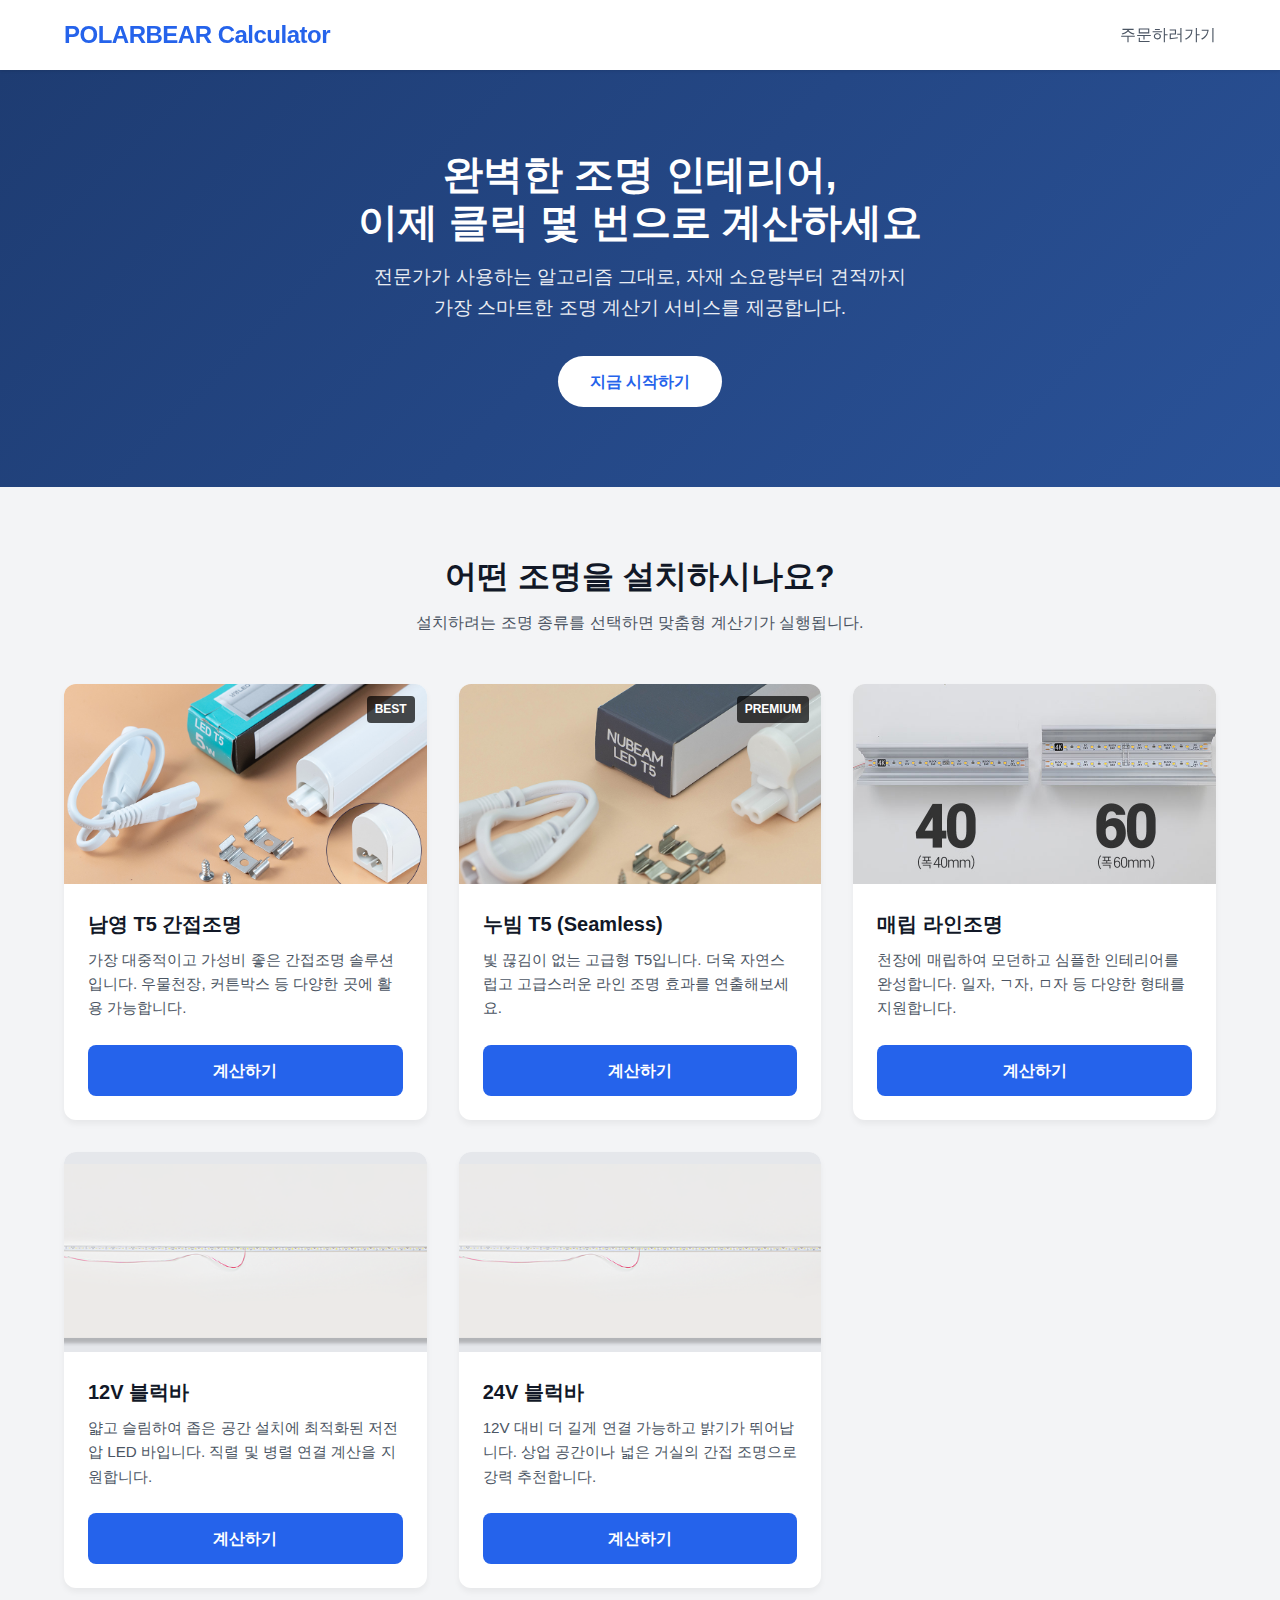
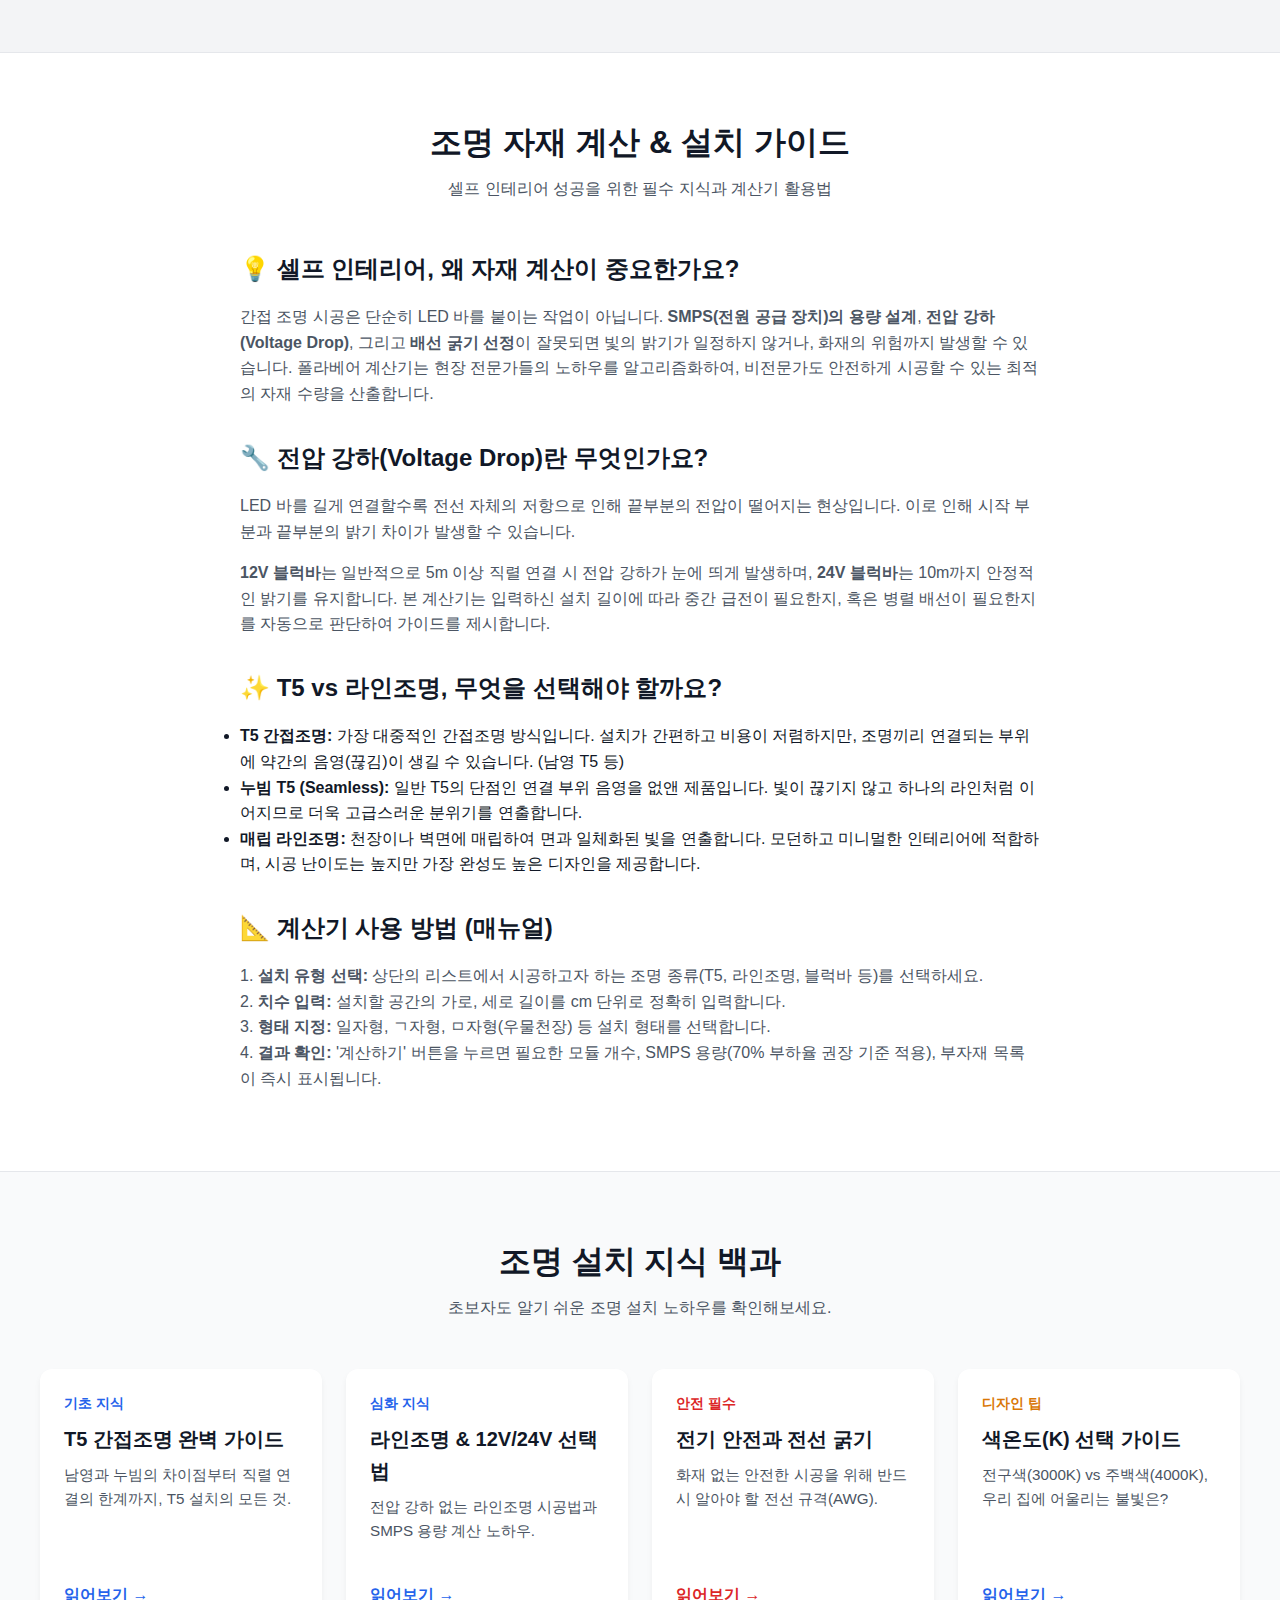
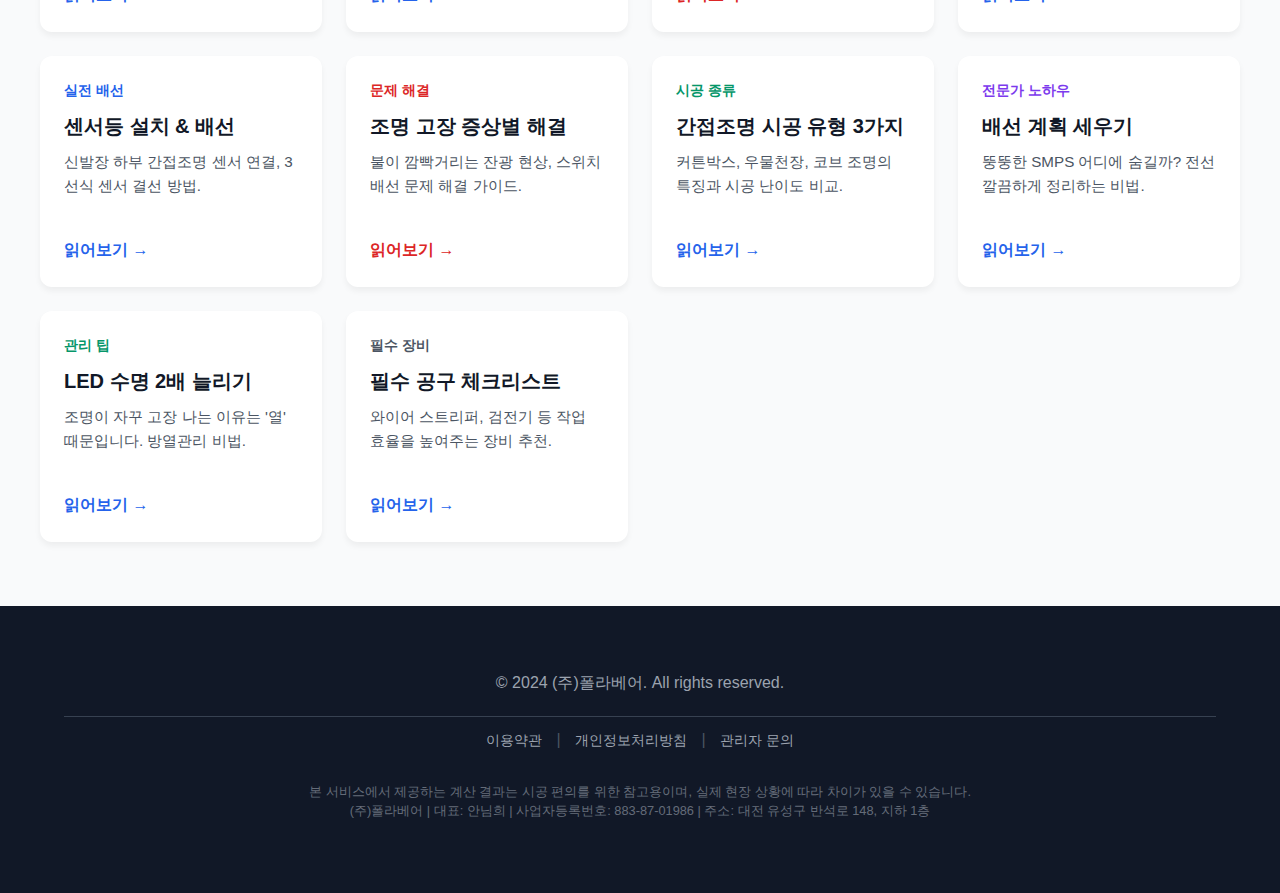
<file: root/index.html>
<!doctype html>
<html lang="ko">
  <head>
    <meta charset="UTF-8" />
    <meta name="viewport" content="width=device-width, initial-scale=1.0" />
    <title>폴라베어 인테리어 조명 자동 견적 계산기</title>
    <meta
      name="description"
      content="12V/24V 블럭바, T5, 매립라인조명 등 셀프 인테리어에 필요한 조명 자재 소요량을 자동으로 계산하세요. 전문가 수준의 견적을 1분 만에 확인할 수 있습니다."
    />
    <meta
      property="og:title"
      content="폴라베어 조명 계산기 - 셀프 인테리어 필수 도구"
    />
    <meta
      property="og:description"
      content="복잡한 조명 자재 계산, 이제 클릭 한 번으로 끝내세요."
    />
    <meta property="og:type" content="website" />
    <meta property="og:url" content="https://oox.kr" />

    <link
      rel="apple-touch-icon-precomposed"
      sizes="57x57"
      href="./assets/57x57.png"
    />
    <link
      rel="apple-touch-icon-precomposed"
      sizes="72x72"
      href="./assets/72x72.png"
    />
    <link
      rel="apple-touch-icon-precomposed"
      sizes="60x60"
      href="./assets/60x60.png"
    />
    <link
      rel="apple-touch-icon-precomposed"
      sizes="76x76"
      href="./assets/76x76.png"
    />
    <link
      rel="apple-touch-icon-precomposed"
      sizes="114x114"
      href="./assets/114x114.png"
    />
    <link
      rel="apple-touch-icon-precomposed"
      sizes="120x120"
      href="./assets/120x120.png"
    />
    <link
      rel="apple-touch-icon-precomposed"
      sizes="144x144"
      href="./assets/144x144.png"
    />
    <link
      rel="apple-touch-icon-precomposed"
      sizes="152x152"
      href="./assets/152x152.png"
    />
    <link rel="icon" type="image/png" href="./assets/16x16.png" sizes="16x16" />
    <link rel="icon" type="image/png" href="./assets/32x32.png" sizes="32x32" />
    <link rel="icon" type="image/png" href="./assets/96x96.png" sizes="96x96" />
    <link
      rel="icon"
      type="image/png"
      href="./assets/128x128.png"
      sizes="128x128"
    />
    <link
      rel="icon"
      type="image/png"
      href="./assets/196x196.png"
      sizes="196x196"
    />
    <meta name="msapplication-TileImage" content="" />
    <meta name="msapplication-square70x70logo" content="./assets/70x70.png" />
    <meta
      name="msapplication-square150x150logo"
      content="./assets/150x150.png"
    />
    <meta name="msapplication-square310x150logo" content="" />
    <meta
      name="msapplication-square310x310logo"
      content="./assets/310x310.png"
    />

    <!-- Google AdSense -->
    <script
      async
      src="https://pagead2.googlesyndication.com/pagead/js/adsbygoogle.js?client=ca-pub-9910941411948866"
      crossorigin="anonymous"
    ></script>

    <!-- Google tag (gtag.js) -->
    <!-- 메인 페이지용 별도 측정 ID가 없다면 생성 필요, 여기서는 공란이나 주석 처리 -->
    <!-- 
    <script async src="https://www.googletagmanager.com/gtag/js?id=YOUR_ID"></script> 
    -->

    <style>
      :root {
        --primary: #2563eb;
        --secondary: #1e40af;
        --text-dark: #111827;
        --text-gray: #4b5563;
        --bg-light: #f3f4f6;
        --white: #ffffff;
      }

      * {
        margin: 0;
        padding: 0;
        box-sizing: border-box;
      }

      body {
        font-family:
          -apple-system, BlinkMacSystemFont, "Segoe UI", Roboto,
          "Helvetica Neue", Arial, sans-serif;
        line-height: 1.6;
        color: var(--text-dark);
        background-color: var(--bg-light);
      }

      a {
        text-decoration: none;
        color: inherit;
      }

      /* Header */
      header {
        background: var(--white);
        box-shadow: 0 1px 3px rgba(0, 0, 0, 0.1);
        position: sticky;
        top: 0;
        z-index: 100;
      }

      .nav-container {
        max-width: 1200px;
        margin: 0 auto;
        padding: 1rem 1.5rem;
        display: flex;
        justify-content: space-between;
        align-items: center;
      }

      .logo {
        font-size: 1.5rem;
        font-weight: 800;
        color: var(--primary);
        letter-spacing: -0.5px;
      }

      .nav-links {
        display: flex;
        gap: 1.5rem;
      }

      .nav-links a {
        color: var(--text-gray);
        font-weight: 500;
        transition: color 0.2s;
      }

      .nav-links a:hover {
        color: var(--primary);
      }

      /* Hero Section */
      .hero {
        background: linear-gradient(135deg, #1e3c72 0%, #2a5298 100%);
        color: white;
        text-align: center;
        padding: 5rem 1.5rem;
      }

      .hero h1 {
        font-size: 2.5rem;
        font-weight: 800;
        margin-bottom: 1rem;
        line-height: 1.2;
      }

      .hero p {
        font-size: 1.2rem;
        opacity: 0.9;
        max-width: 600px;
        margin: 0 auto 2rem;
      }

      .hero-btn {
        display: inline-block;
        background: white;
        color: var(--primary);
        padding: 0.8rem 2rem;
        border-radius: 999px;
        font-weight: 700;
        transition:
          transform 0.2s,
          box-shadow 0.2s;
      }

      .hero-btn:hover {
        transform: translateY(-2px);
        box-shadow: 0 4px 12px rgba(0, 0, 0, 0.2);
      }

      /* Tools Grid */
      .container {
        max-width: 1200px;
        margin: 0 auto;
        padding: 4rem 1.5rem;
      }

      .section-title {
        text-align: center;
        margin-bottom: 3rem;
      }

      .section-title h2 {
        font-size: 2rem;
        margin-bottom: 0.5rem;
      }

      .section-title p {
        color: var(--text-gray);
      }

      .grid {
        display: grid;
        grid-template-columns: repeat(auto-fit, minmax(300px, 1fr));
        gap: 2rem;
      }

      .card {
        background: var(--white);
        border-radius: 12px;
        padding: 0;
        overflow: hidden;
        box-shadow: 0 4px 6px rgba(0, 0, 0, 0.05);
        transition:
          transform 0.2s,
          box-shadow 0.2s;
        display: flex;
        flex-direction: column;
      }

      .card:hover {
        transform: translateY(-5px);
        box-shadow: 0 10px 20px rgba(0, 0, 0, 0.1);
      }

      .card-img-wrapper {
        height: 200px;
        background-color: #e5e7eb;
        overflow: hidden;
        position: relative;
      }

      .card-img-wrapper img {
        width: 100%;
        height: 100%;
        object-fit: cover;
        transition: transform 0.3s;
      }

      .card:hover .card-img-wrapper img {
        transform: scale(1.05);
      }

      .badge {
        position: absolute;
        top: 12px;
        right: 12px;
        background: rgba(0, 0, 0, 0.7);
        color: white;
        padding: 4px 8px;
        border-radius: 4px;
        font-size: 0.75rem;
        font-weight: 600;
      }

      .card-content {
        padding: 1.5rem;
        flex: 1;
        display: flex;
        flex-direction: column;
      }

      .card-title {
        font-size: 1.25rem;
        font-weight: 700;
        margin-bottom: 0.5rem;
      }

      .card-desc {
        color: var(--text-gray);
        font-size: 0.95rem;
        margin-bottom: 1.5rem;
        flex: 1;
      }

      .card-footer {
        margin-top: auto;
      }

      .btn-link {
        display: block;
        width: 100%;
        text-align: center;
        padding: 0.8rem;
        background: var(--primary);
        color: white;
        border-radius: 8px;
        font-weight: 600;
        transition: background 0.2s;
      }

      .btn-link:hover {
        background: var(--secondary);
      }

      /* Info Content Section (For AdSense/SEO) */
      .info-section {
        background: var(--white);
        padding: 4rem 1.5rem;
        border-top: 1px solid #e5e7eb;
      }

      .info-content {
        max-width: 800px;
        margin: 0 auto;
      }

      .info-content h3 {
        font-size: 1.5rem;
        margin: 2rem 0 1rem;
      }

      .info-content p {
        margin-bottom: 1rem;
        color: var(--text-gray);
      }

      /* Footer */
      footer {
        background: #111827;
        color: #9ca3af;
        padding: 3rem 1.5rem;
        text-align: center;
      }

      footer p {
        margin-bottom: 0.5rem;
      }

      .footer-links a {
        margin: 0 10px;
        font-size: 0.9rem;
      }

      .footer-links a:hover {
        color: white;
      }

      /* Responsive */
      @media (max-width: 768px) {
        .hero h1 {
          font-size: 2rem;
        }
      }
    </style>
  </head>
  <body>
    <header>
      <div class="nav-container">
        <a href="/" class="logo">POLARBEAR Calculator</a>
        <nav class="nav-links">
          <a href="https://smartstore.naver.com/ahnsshop" target="_blank"
            >주문하러가기</a
          >
        </nav>
      </div>
    </header>

    <section class="hero">
      <h1>
        완벽한 조명 인테리어,<br />
        이제 클릭 몇 번으로 계산하세요
      </h1>
      <p>
        전문가가 사용하는 알고리즘 그대로, 자재 소요량부터 견적까지<br />
        가장 스마트한 조명 계산기 서비스를 제공합니다.
      </p>
      <a href="#tools" class="hero-btn">지금 시작하기</a>
    </section>

    <div id="tools" class="container">
      <div class="section-title">
        <h2>어떤 조명을 설치하시나요?</h2>
        <p>설치하려는 조명 종류를 선택하면 맞춤형 계산기가 실행됩니다.</p>
      </div>

      <div class="grid">
        <!-- 1. T5 남영 -->
        <article class="card">
          <div class="card-img-wrapper">
            <img
              src="./t5/assets/t5nammain.jpg"
              alt="남영 T5 간접조명"
              loading="lazy"
            />
            <span class="badge">BEST</span>
          </div>
          <div class="card-content">
            <h3 class="card-title">남영 T5 간접조명</h3>
            <p class="card-desc">
              가장 대중적이고 가성비 좋은 간접조명 솔루션입니다. 우물천장,
              커튼박스 등 다양한 곳에 활용 가능합니다.
            </p>
            <div class="card-footer">
              <a href="/t5" class="btn-link">계산하기</a>
            </div>
          </div>
        </article>

        <!-- 2. T5 누빔 -->
        <article class="card">
          <div class="card-img-wrapper">
            <img
              src="./t5nu/assets/t5numain.jpg"
              alt="누빔 T5 끊김없는 조명"
              loading="lazy"
            />
            <span class="badge">PREMIUM</span>
          </div>
          <div class="card-content">
            <h3 class="card-title">누빔 T5 (Seamless)</h3>
            <p class="card-desc">
              빛 끊김이 없는 고급형 T5입니다. 더욱 자연스럽고 고급스러운 라인
              조명 효과를 연출해보세요.
            </p>
            <div class="card-footer">
              <a href="/t5nu" class="btn-link">계산하기</a>
            </div>
          </div>
        </article>

        <!-- 3. 매립라인조명 -->
        <article class="card">
          <div class="card-img-wrapper">
            <!-- 임시 이미지: 12vbb 썸네일 사용하거나 mline 가이드 사용 -->
            <img
              src="./mline/images/spec-guide.jpg"
              alt="매립 라인조명"
              loading="lazy"
            />
          </div>
          <div class="card-content">
            <h3 class="card-title">매립 라인조명</h3>
            <p class="card-desc">
              천장에 매립하여 모던하고 심플한 인테리어를 완성합니다. 일자, ㄱ자,
              ㅁ자 등 다양한 형태를 지원합니다.
            </p>
            <div class="card-footer">
              <a href="/mline" class="btn-link">계산하기</a>
            </div>
          </div>
        </article>

        <!-- 4. 12V 블럭바 -->
        <article class="card">
          <div class="card-img-wrapper">
            <img
              src="./12vbb/assets/thumb_n1.png"
              alt="12V 블럭바"
              loading="lazy"
            />
          </div>
          <div class="card-content">
            <h3 class="card-title">12V 블럭바</h3>
            <p class="card-desc">
              얇고 슬림하여 좁은 공간 설치에 최적화된 저전압 LED 바입니다. 직렬
              및 병렬 연결 계산을 지원합니다.
            </p>
            <div class="card-footer">
              <a href="/12vbb" class="btn-link">계산하기</a>
            </div>
          </div>
        </article>

        <!-- 5. 24V 블럭바 -->
        <article class="card">
          <div class="card-img-wrapper">
            <img
              src="./24vbb/assets/thumb_n1.png"
              alt="24V 블럭바"
              loading="lazy"
            />
          </div>
          <div class="card-content">
            <h3 class="card-title">24V 블럭바</h3>
            <p class="card-desc">
              12V 대비 더 길게 연결 가능하고 밝기가 뛰어납니다. 상업 공간이나
              넓은 거실의 간접 조명으로 강력 추천합니다.
            </p>
            <div class="card-footer">
              <a href="/24vbb" class="btn-link">계산하기</a>
            </div>
          </div>
        </article>
      </div>
    </div>

    <!-- 정보성 콘텐츠 (AdSense & SEO용) -->
    <section class="info-section">
      <div class="info-content">
        <div class="section-title">
          <h2>조명 자재 계산 & 설치 가이드</h2>
          <p>셀프 인테리어 성공을 위한 필수 지식과 계산기 활용법</p>
        </div>

        <article>
          <h3>💡 셀프 인테리어, 왜 자재 계산이 중요한가요?</h3>
          <p>
            간접 조명 시공은 단순히 LED 바를 붙이는 작업이 아닙니다.
            <strong>SMPS(전원 공급 장치)의 용량 설계</strong>,
            <strong>전압 강하(Voltage Drop)</strong>, 그리고
            <strong>배선 굵기 선정</strong>이 잘못되면 빛의 밝기가 일정하지
            않거나, 화재의 위험까지 발생할 수 있습니다. 폴라베어 계산기는 현장
            전문가들의 노하우를 알고리즘화하여, 비전문가도 안전하게 시공할 수
            있는 최적의 자재 수량을 산출합니다.
          </p>
        </article>

        <article>
          <h3>🔧 전압 강하(Voltage Drop)란 무엇인가요?</h3>
          <p>
            LED 바를 길게 연결할수록 전선 자체의 저항으로 인해 끝부분의 전압이
            떨어지는 현상입니다. 이로 인해 시작 부분과 끝부분의 밝기 차이가
            발생할 수 있습니다.
          </p>
          <p>
            <strong>12V 블럭바</strong>는 일반적으로 5m 이상 직렬 연결 시 전압
            강하가 눈에 띄게 발생하며, <strong>24V 블럭바</strong>는 10m까지
            안정적인 밝기를 유지합니다. 본 계산기는 입력하신 설치 길이에 따라
            중간 급전이 필요한지, 혹은 병렬 배선이 필요한지를 자동으로 판단하여
            가이드를 제시합니다.
          </p>
        </article>

        <article>
          <h3>✨ T5 vs 라인조명, 무엇을 선택해야 할까요?</h3>
          <ul>
            <li>
              <strong>T5 간접조명:</strong> 가장 대중적인 간접조명 방식입니다.
              설치가 간편하고 비용이 저렴하지만, 조명끼리 연결되는 부위에 약간의
              음영(끊김)이 생길 수 있습니다. (남영 T5 등)
            </li>
            <li>
              <strong>누빔 T5 (Seamless):</strong> 일반 T5의 단점인 연결 부위
              음영을 없앤 제품입니다. 빛이 끊기지 않고 하나의 라인처럼
              이어지므로 더욱 고급스러운 분위기를 연출합니다.
            </li>
            <li>
              <strong>매립 라인조명:</strong> 천장이나 벽면에 매립하여 면과
              일체화된 빛을 연출합니다. 모던하고 미니멀한 인테리어에 적합하며,
              시공 난이도는 높지만 가장 완성도 높은 디자인을 제공합니다.
            </li>
          </ul>
        </article>

        <article>
          <h3>📐 계산기 사용 방법 (매뉴얼)</h3>
          <p>
            1. <strong>설치 유형 선택:</strong> 상단의 리스트에서 시공하고자
            하는 조명 종류(T5, 라인조명, 블럭바 등)를 선택하세요.<br />
            2. <strong>치수 입력:</strong> 설치할 공간의 가로, 세로 길이를 cm
            단위로 정확히 입력합니다.<br />
            3. <strong>형태 지정:</strong> 일자형, ㄱ자형, ㅁ자형(우물천장) 등
            설치 형태를 선택합니다.<br />
            4. <strong>결과 확인:</strong> '계산하기' 버튼을 누르면 필요한 모듈
            개수, SMPS 용량(70% 부하율 권장 기준 적용), 부자재 목록이 즉시
            표시됩니다.
          </p>
        </article>
      </div>
    </section>

    <!-- 조명 지식 가이드 섹션 (Publisher Content Link) -->
    <section
      class="guide-link-section"
      style="
        background: #f9fafb;
        padding: 4rem 1.5rem;
        border-top: 1px solid #e5e7eb;
      "
    >
      <div class="container" style="padding: 0">
        <div class="section-title">
          <h2>조명 설치 지식 백과</h2>
          <p>초보자도 알기 쉬운 조명 설치 노하우를 확인해보세요.</p>
        </div>
        <div
          class="grid"
          style="
            grid-template-columns: repeat(auto-fill, minmax(280px, 1fr));
            gap: 1.5rem;
          "
        >
          <!-- 1. T5 가이드 -->
          <a
            href="/guide/t5-guide.html"
            class="card"
            style="text-decoration: none; color: inherit"
          >
            <div class="card-content">
              <span style="color: #2563eb; font-weight: 700; font-size: 0.85rem"
                >기초 지식</span
              >
              <h3
                class="card-title"
                style="margin-top: 0.5rem; font-size: 1.25rem"
              >
                T5 간접조명 완벽 가이드
              </h3>
              <p class="card-desc">
                남영과 누빔의 차이점부터 직렬 연결의 한계까지, T5 설치의 모든
                것.
              </p>
              <span
                style="
                  color: #2563eb;
                  font-weight: 600;
                  margin-top: 15px;
                  display: block;
                "
                >읽어보기 &rarr;</span
              >
            </div>
          </a>

          <!-- 2. 라인조명 가이드 -->
          <a
            href="/guide/line-guide.html"
            class="card"
            style="text-decoration: none; color: inherit"
          >
            <div class="card-content">
              <span style="color: #2563eb; font-weight: 700; font-size: 0.85rem"
                >심화 지식</span
              >
              <h3
                class="card-title"
                style="margin-top: 0.5rem; font-size: 1.25rem"
              >
                라인조명 & 12V/24V 선택법
              </h3>
              <p class="card-desc">
                전압 강하 없는 라인조명 시공법과 SMPS 용량 계산 노하우.
              </p>
              <span
                style="
                  color: #2563eb;
                  font-weight: 600;
                  margin-top: 15px;
                  display: block;
                "
                >읽어보기 &rarr;</span
              >
            </div>
          </a>

          <!-- 3. 안전 가이드 -->
          <a
            href="/guide/safety-guide.html"
            class="card"
            style="text-decoration: none; color: inherit"
          >
            <div class="card-content">
              <span style="color: #dc2626; font-weight: 700; font-size: 0.85rem"
                >안전 필수</span
              >
              <h3
                class="card-title"
                style="margin-top: 0.5rem; font-size: 1.25rem"
              >
                전기 안전과 전선 굵기
              </h3>
              <p class="card-desc">
                화재 없는 안전한 시공을 위해 반드시 알아야 할 전선 규격(AWG).
              </p>
              <span
                style="
                  color: #dc2626;
                  font-weight: 600;
                  margin-top: 15px;
                  display: block;
                "
                >읽어보기 &rarr;</span
              >
            </div>
          </a>

          <!-- 4. 색온도 가이드 -->
          <a
            href="/guide/color-temp.html"
            class="card"
            style="text-decoration: none; color: inherit"
          >
            <div class="card-content">
              <span style="color: #d97706; font-weight: 700; font-size: 0.85rem"
                >디자인 팁</span
              >
              <h3
                class="card-title"
                style="margin-top: 0.5rem; font-size: 1.25rem"
              >
                색온도(K) 선택 가이드
              </h3>
              <p class="card-desc">
                전구색(3000K) vs 주백색(4000K), 우리 집에 어울리는 불빛은?
              </p>
              <span
                style="
                  color: #2563eb;
                  font-weight: 600;
                  margin-top: 15px;
                  display: block;
                "
                >읽어보기 &rarr;</span
              >
            </div>
          </a>

          <!-- 5. 센서 배선 가이드 -->
          <a
            href="/guide/sensor-wiring.html"
            class="card"
            style="text-decoration: none; color: inherit"
          >
            <div class="card-content">
              <span style="color: #2563eb; font-weight: 700; font-size: 0.85rem"
                >실전 배선</span
              >
              <h3
                class="card-title"
                style="margin-top: 0.5rem; font-size: 1.25rem"
              >
                센서등 설치 & 배선
              </h3>
              <p class="card-desc">
                신발장 하부 간접조명 센서 연결, 3선식 센서 결선 방법.
              </p>
              <span
                style="
                  color: #2563eb;
                  font-weight: 600;
                  margin-top: 15px;
                  display: block;
                "
                >읽어보기 &rarr;</span
              >
            </div>
          </a>

          <!-- 6. 고장 해결 가이드 -->
          <a
            href="/guide/failure-solution.html"
            class="card"
            style="text-decoration: none; color: inherit"
          >
            <div class="card-content">
              <span style="color: #dc2626; font-weight: 700; font-size: 0.85rem"
                >문제 해결</span
              >
              <h3
                class="card-title"
                style="margin-top: 0.5rem; font-size: 1.25rem"
              >
                조명 고장 증상별 해결
              </h3>
              <p class="card-desc">
                불이 깜빡거리는 잔광 현상, 스위치 배선 문제 해결 가이드.
              </p>
              <span
                style="
                  color: #dc2626;
                  font-weight: 600;
                  margin-top: 15px;
                  display: block;
                "
                >읽어보기 &rarr;</span
              >
            </div>
          </a>

          <!-- 7. 간접조명 종류 -->
          <a
            href="/guide/indirect-lighting-types.html"
            class="card"
            style="text-decoration: none; color: inherit"
          >
            <div class="card-content">
              <span style="color: #059669; font-weight: 700; font-size: 0.85rem"
                >시공 종류</span
              >
              <h3
                class="card-title"
                style="margin-top: 0.5rem; font-size: 1.25rem"
              >
                간접조명 시공 유형 3가지
              </h3>
              <p class="card-desc">
                커튼박스, 우물천장, 코브 조명의 특징과 시공 난이도 비교.
              </p>
              <span
                style="
                  color: #2563eb;
                  font-weight: 600;
                  margin-top: 15px;
                  display: block;
                "
                >읽어보기 &rarr;</span
              >
            </div>
          </a>

          <!-- 8. 배선 꿀팁 -->
          <a
            href="/guide/interior-wiring-tips.html"
            class="card"
            style="text-decoration: none; color: inherit"
          >
            <div class="card-content">
              <span style="color: #7c3aed; font-weight: 700; font-size: 0.85rem"
                >전문가 노하우</span
              >
              <h3
                class="card-title"
                style="margin-top: 0.5rem; font-size: 1.25rem"
              >
                배선 계획 세우기
              </h3>
              <p class="card-desc">
                뚱뚱한 SMPS 어디에 숨길까? 전선 깔끔하게 정리하는 비법.
              </p>
              <span
                style="
                  color: #2563eb;
                  font-weight: 600;
                  margin-top: 15px;
                  display: block;
                "
                >읽어보기 &rarr;</span
              >
            </div>
          </a>

          <!-- 9. 수명 관리 -->
          <a
            href="/guide/led-lifespan.html"
            class="card"
            style="text-decoration: none; color: inherit"
          >
            <div class="card-content">
              <span style="color: #059669; font-weight: 700; font-size: 0.85rem"
                >관리 팁</span
              >
              <h3
                class="card-title"
                style="margin-top: 0.5rem; font-size: 1.25rem"
              >
                LED 수명 2배 늘리기
              </h3>
              <p class="card-desc">
                조명이 자꾸 고장 나는 이유는 '열' 때문입니다. 방열관리 비법.
              </p>
              <span
                style="
                  color: #2563eb;
                  font-weight: 600;
                  margin-top: 15px;
                  display: block;
                "
                >읽어보기 &rarr;</span
              >
            </div>
          </a>

          <!-- 10. 공구 리스트 -->
          <a
            href="/guide/tools-checklist.html"
            class="card"
            style="text-decoration: none; color: inherit"
          >
            <div class="card-content">
              <span style="color: #4b5563; font-weight: 700; font-size: 0.85rem"
                >필수 장비</span
              >
              <h3
                class="card-title"
                style="margin-top: 0.5rem; font-size: 1.25rem"
              >
                필수 공구 체크리스트
              </h3>
              <p class="card-desc">
                와이어 스트리퍼, 검전기 등 작업 효율을 높여주는 장비 추천.
              </p>
              <span
                style="
                  color: #2563eb;
                  font-weight: 600;
                  margin-top: 15px;
                  display: block;
                "
                >읽어보기 &rarr;</span
              >
            </div>
          </a>
        </div>
      </div>
    </section>

    <!-- AdSense Manual Unit Removed for Policy Compliance -->

    <footer>
      <div class="nav-container" style="display: block">
        <p>&copy; 2024 (주)폴라베어. All rights reserved.</p>
        <div
          class="footer-links"
          style="
            margin-top: 20px;
            padding: 10px 0;
            border-top: 1px solid #374151;
          "
        >
          <a href="/terms.html">이용약관</a>
          <span style="color: #4b5563">|</span>
          <a href="/privacy.html">개인정보처리방침</a>
          <span style="color: #4b5563">|</span>
          <a href="https://ordersystem.폴라베어.kr">관리자 문의</a>
        </div>
        <p
          style="
            margin-top: 20px;
            font-size: 0.8rem;
            opacity: 0.6;
            line-height: 1.5;
          "
        >
          본 서비스에서 제공하는 계산 결과는 시공 편의를 위한 참고용이며, 실제
          현장 상황에 따라 차이가 있을 수 있습니다.<br />
          (주)폴라베어 | 대표: 안님희 | 사업자등록번호: 883-87-01986 | 주소:
          대전 유성구 반석로 148, 지하 1층
        </p>
      </div>
    </footer>
  </body>
</html>
</file>
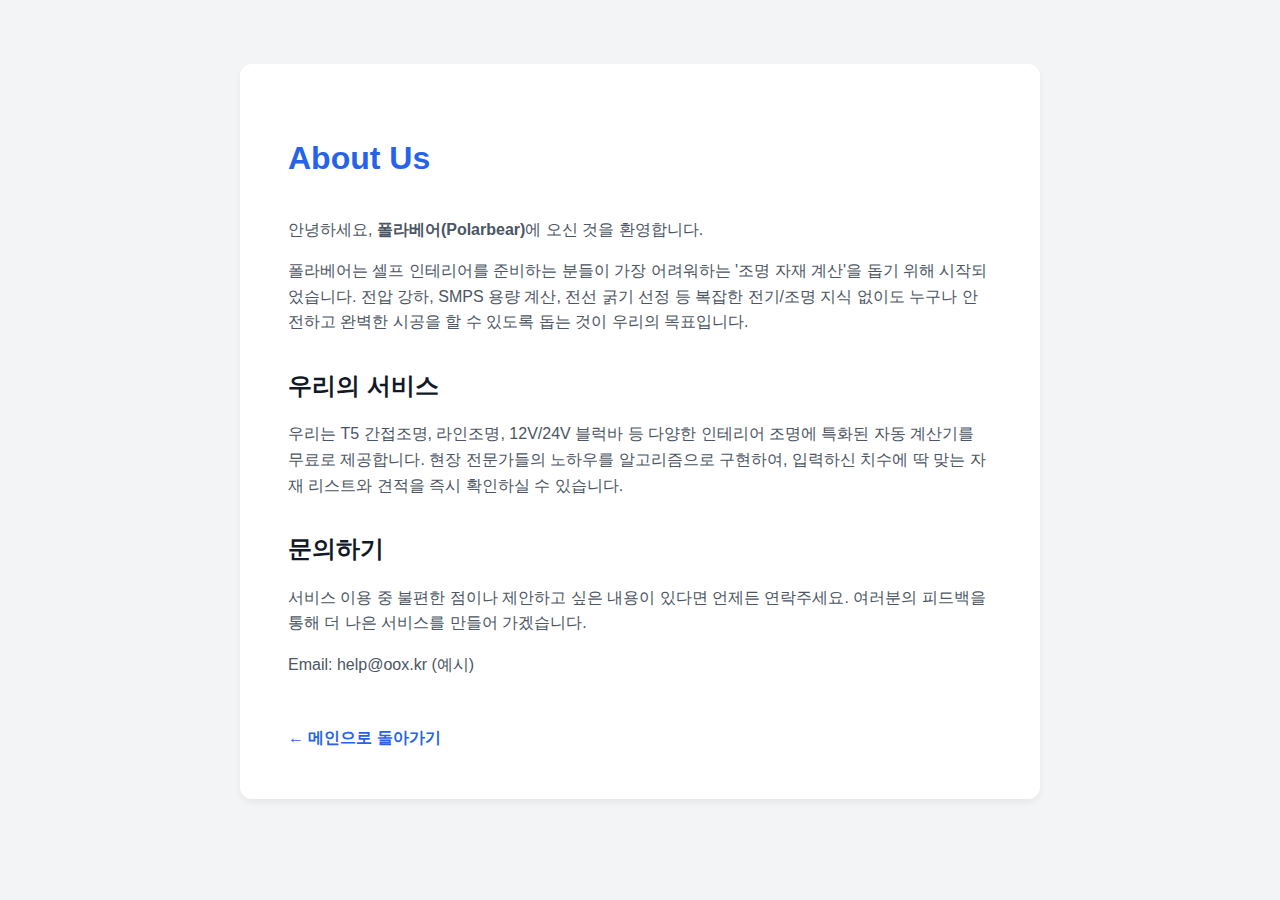
<file: root/about.html>
<!doctype html>
<html lang="ko">
  <head>
    <meta charset="UTF-8" />
    <meta name="viewport" content="width=device-width, initial-scale=1.0" />
    <title>About Us - 폴라베어</title>
    <meta
      name="description"
      content="폴라베어는 복잡한 조명 설치 계산을 자동화하여 누구나 쉽게 셀프 인테리어를 할 수 있도록 돕는 서비스입니다."
    />
    <style>
      :root {
        --primary: #2563eb;
        --secondary: #1e40af;
        --text-dark: #111827;
        --text-gray: #4b5563;
        --bg-light: #f3f4f6;
      }
      body {
        font-family:
          -apple-system, BlinkMacSystemFont, "Segoe UI", Roboto,
          "Helvetica Neue", Arial, sans-serif;
        line-height: 1.6;
        color: var(--text-dark);
        margin: 0;
        padding: 0;
        background-color: var(--bg-light);
      }
      .container {
        max-width: 800px;
        margin: 0 auto;
        padding: 4rem 1.5rem;
      }
      .card {
        background: white;
        padding: 3rem;
        border-radius: 12px;
        box-shadow: 0 4px 6px rgba(0, 0, 0, 0.05);
      }
      h1 {
        font-size: 2rem;
        margin-bottom: 2rem;
        color: var(--primary);
      }
      h2 {
        font-size: 1.5rem;
        margin-top: 2rem;
        margin-bottom: 1rem;
      }
      p {
        margin-bottom: 1rem;
        color: var(--text-gray);
      }
      .back-link {
        display: inline-block;
        margin-top: 2rem;
        text-decoration: none;
        color: var(--primary);
        font-weight: bold;
      }
      .back-link:hover {
        text-decoration: underline;
      }
    </style>
  </head>
  <body>
    <div class="container">
      <div class="card">
        <h1>About Us</h1>
        <p>
          안녕하세요, <strong>폴라베어(Polarbear)</strong>에 오신 것을
          환영합니다.
        </p>
        <p>
          폴라베어는 셀프 인테리어를 준비하는 분들이 가장 어려워하는 '조명 자재
          계산'을 돕기 위해 시작되었습니다. 전압 강하, SMPS 용량 계산, 전선 굵기
          선정 등 복잡한 전기/조명 지식 없이도 누구나 안전하고 완벽한 시공을 할
          수 있도록 돕는 것이 우리의 목표입니다.
        </p>

        <h2>우리의 서비스</h2>
        <p>
          우리는 T5 간접조명, 라인조명, 12V/24V 블럭바 등 다양한 인테리어 조명에
          특화된 자동 계산기를 무료로 제공합니다. 현장 전문가들의 노하우를
          알고리즘으로 구현하여, 입력하신 치수에 딱 맞는 자재 리스트와 견적을
          즉시 확인하실 수 있습니다.
        </p>

        <h2>문의하기</h2>
        <p>
          서비스 이용 중 불편한 점이나 제안하고 싶은 내용이 있다면 언제든
          연락주세요. 여러분의 피드백을 통해 더 나은 서비스를 만들어 가겠습니다.
        </p>
        <p>Email: help@oox.kr (예시)</p>

        <a href="/" class="back-link">← 메인으로 돌아가기</a>
      </div>
    </div>
  </body>
</html>
</file>
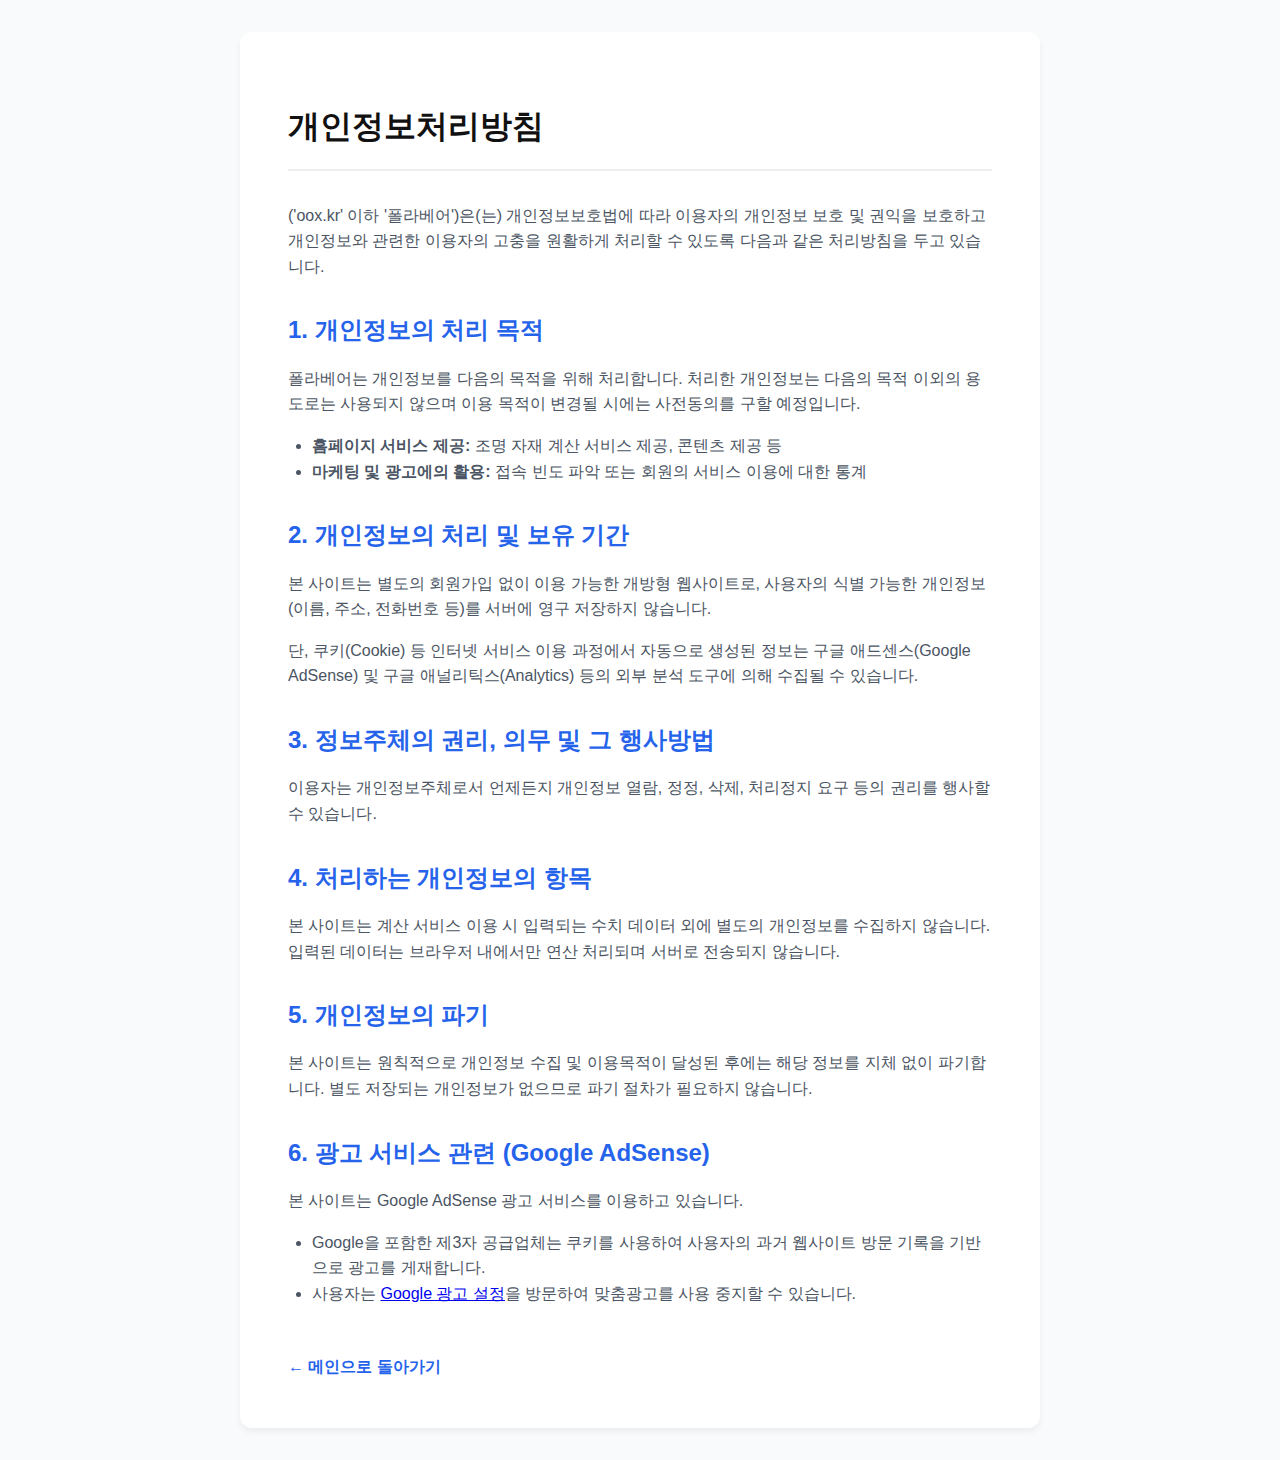
<file: root/privacy.html>
<!doctype html>
<html lang="ko">
  <head>
    <meta charset="UTF-8" />
    <meta name="viewport" content="width=device-width, initial-scale=1.0" />
    <title>개인정보처리방침 - 폴라베어</title>
    <style>
      body {
        font-family:
          -apple-system, BlinkMacSystemFont, "Segoe UI", Roboto,
          "Helvetica Neue", Arial, sans-serif;
        line-height: 1.6;
        color: #333;
        max-width: 800px;
        margin: 0 auto;
        padding: 2rem;
        background-color: #f9fafb;
      }
      .container {
        background: white;
        padding: 3rem;
        border-radius: 12px;
        box-shadow: 0 4px 6px rgba(0, 0, 0, 0.05);
      }
      h1 {
        font-size: 2rem;
        margin-bottom: 2rem;
        color: #111;
        border-bottom: 2px solid #eee;
        padding-bottom: 1rem;
      }
      h2 {
        font-size: 1.5rem;
        margin-top: 2rem;
        margin-bottom: 1rem;
        color: #2563eb;
      }
      p {
        margin-bottom: 1rem;
        color: #4b5563;
      }
      ul {
        margin-bottom: 1rem;
        padding-left: 1.5rem;
        color: #4b5563;
      }
      .back-link {
        display: inline-block;
        margin-top: 2rem;
        text-decoration: none;
        color: #2563eb;
        font-weight: bold;
      }
      .back-link:hover {
        text-decoration: underline;
      }
    </style>
  </head>
  <body>
    <div class="container">
      <h1>개인정보처리방침</h1>

      <p>
        ('oox.kr' 이하 '폴라베어')은(는) 개인정보보호법에 따라 이용자의 개인정보
        보호 및 권익을 보호하고 개인정보와 관련한 이용자의 고충을 원활하게
        처리할 수 있도록 다음과 같은 처리방침을 두고 있습니다.
      </p>

      <h2>1. 개인정보의 처리 목적</h2>
      <p>
        폴라베어는 개인정보를 다음의 목적을 위해 처리합니다. 처리한 개인정보는
        다음의 목적 이외의 용도로는 사용되지 않으며 이용 목적이 변경될 시에는
        사전동의를 구할 예정입니다.
      </p>
      <ul>
        <li>
          <strong>홈페이지 서비스 제공:</strong> 조명 자재 계산 서비스 제공,
          콘텐츠 제공 등
        </li>
        <li>
          <strong>마케팅 및 광고에의 활용:</strong> 접속 빈도 파악 또는 회원의
          서비스 이용에 대한 통계
        </li>
      </ul>

      <h2>2. 개인정보의 처리 및 보유 기간</h2>
      <p>
        본 사이트는 별도의 회원가입 없이 이용 가능한 개방형 웹사이트로, 사용자의
        식별 가능한 개인정보(이름, 주소, 전화번호 등)를 서버에 영구 저장하지
        않습니다.
      </p>
      <p>
        단, 쿠키(Cookie) 등 인터넷 서비스 이용 과정에서 자동으로 생성된 정보는
        구글 애드센스(Google AdSense) 및 구글 애널리틱스(Analytics) 등의 외부
        분석 도구에 의해 수집될 수 있습니다.
      </p>

      <h2>3. 정보주체의 권리, 의무 및 그 행사방법</h2>
      <p>
        이용자는 개인정보주체로서 언제든지 개인정보 열람, 정정, 삭제, 처리정지
        요구 등의 권리를 행사할 수 있습니다.
      </p>

      <h2>4. 처리하는 개인정보의 항목</h2>
      <p>
        본 사이트는 계산 서비스 이용 시 입력되는 수치 데이터 외에 별도의
        개인정보를 수집하지 않습니다. 입력된 데이터는 브라우저 내에서만 연산
        처리되며 서버로 전송되지 않습니다.
      </p>

      <h2>5. 개인정보의 파기</h2>
      <p>
        본 사이트는 원칙적으로 개인정보 수집 및 이용목적이 달성된 후에는 해당
        정보를 지체 없이 파기합니다. 별도 저장되는 개인정보가 없으므로 파기
        절차가 필요하지 않습니다.
      </p>

      <h2>6. 광고 서비스 관련 (Google AdSense)</h2>
      <p>본 사이트는 Google AdSense 광고 서비스를 이용하고 있습니다.</p>
      <ul>
        <li>
          Google을 포함한 제3자 공급업체는 쿠키를 사용하여 사용자의 과거
          웹사이트 방문 기록을 기반으로 광고를 게재합니다.
        </li>
        <li>
          사용자는
          <a
            href="https://www.google.com/settings/ads"
            target="_blank"
            rel="nofollow"
            >Google 광고 설정</a
          >을 방문하여 맞춤광고를 사용 중지할 수 있습니다.
        </li>
      </ul>

      <a href="/" class="back-link">← 메인으로 돌아가기</a>
    </div>
  </body>
</html>
</file>
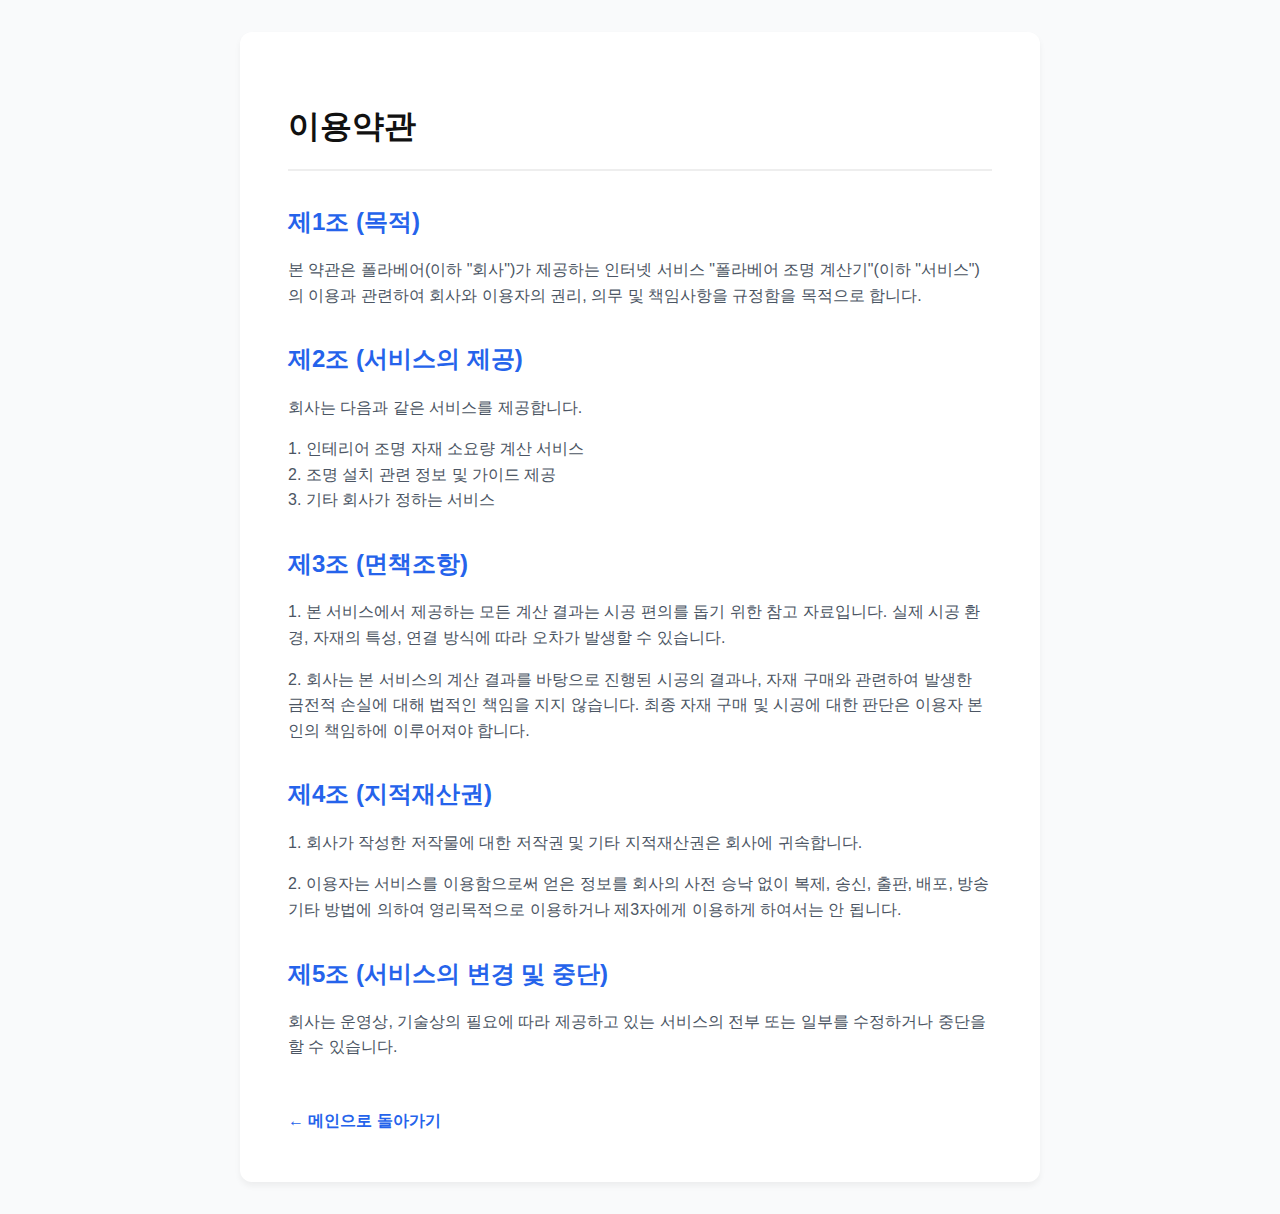
<file: root/terms.html>
<!doctype html>
<html lang="ko">
  <head>
    <meta charset="UTF-8" />
    <meta name="viewport" content="width=device-width, initial-scale=1.0" />
    <title>이용약관 - 폴라베어</title>
    <style>
      body {
        font-family:
          -apple-system, BlinkMacSystemFont, "Segoe UI", Roboto,
          "Helvetica Neue", Arial, sans-serif;
        line-height: 1.6;
        color: #333;
        max-width: 800px;
        margin: 0 auto;
        padding: 2rem;
        background-color: #f9fafb;
      }
      .container {
        background: white;
        padding: 3rem;
        border-radius: 12px;
        box-shadow: 0 4px 6px rgba(0, 0, 0, 0.05);
      }
      h1 {
        font-size: 2rem;
        margin-bottom: 2rem;
        color: #111;
        border-bottom: 2px solid #eee;
        padding-bottom: 1rem;
      }
      h2 {
        font-size: 1.5rem;
        margin-top: 2rem;
        margin-bottom: 1rem;
        color: #2563eb;
      }
      p {
        margin-bottom: 1rem;
        color: #4b5563;
      }
      .back-link {
        display: inline-block;
        margin-top: 2rem;
        text-decoration: none;
        color: #2563eb;
        font-weight: bold;
      }
      .back-link:hover {
        text-decoration: underline;
      }
    </style>
  </head>
  <body>
    <div class="container">
      <h1>이용약관</h1>

      <h2>제1조 (목적)</h2>
      <p>
        본 약관은 폴라베어(이하 "회사")가 제공하는 인터넷 서비스 "폴라베어 조명
        계산기"(이하 "서비스")의 이용과 관련하여 회사와 이용자의 권리, 의무 및
        책임사항을 규정함을 목적으로 합니다.
      </p>

      <h2>제2조 (서비스의 제공)</h2>
      <p>회사는 다음과 같은 서비스를 제공합니다.</p>
      <p>
        1. 인테리어 조명 자재 소요량 계산 서비스<br />
        2. 조명 설치 관련 정보 및 가이드 제공<br />
        3. 기타 회사가 정하는 서비스
      </p>

      <h2>제3조 (면책조항)</h2>
      <p>
        1. 본 서비스에서 제공하는 모든 계산 결과는 시공 편의를 돕기 위한 참고
        자료입니다. 실제 시공 환경, 자재의 특성, 연결 방식에 따라 오차가 발생할
        수 있습니다.
      </p>
      <p>
        2. 회사는 본 서비스의 계산 결과를 바탕으로 진행된 시공의 결과나, 자재
        구매와 관련하여 발생한 금전적 손실에 대해 법적인 책임을 지지 않습니다.
        최종 자재 구매 및 시공에 대한 판단은 이용자 본인의 책임하에 이루어져야
        합니다.
      </p>

      <h2>제4조 (지적재산권)</h2>
      <p>
        1. 회사가 작성한 저작물에 대한 저작권 및 기타 지적재산권은 회사에
        귀속합니다.
      </p>
      <p>
        2. 이용자는 서비스를 이용함으로써 얻은 정보를 회사의 사전 승낙 없이
        복제, 송신, 출판, 배포, 방송 기타 방법에 의하여 영리목적으로 이용하거나
        제3자에게 이용하게 하여서는 안 됩니다.
      </p>

      <h2>제5조 (서비스의 변경 및 중단)</h2>
      <p>
        회사는 운영상, 기술상의 필요에 따라 제공하고 있는 서비스의 전부 또는
        일부를 수정하거나 중단을 할 수 있습니다.
      </p>

      <a href="/" class="back-link">← 메인으로 돌아가기</a>
    </div>
  </body>
</html>
</file>
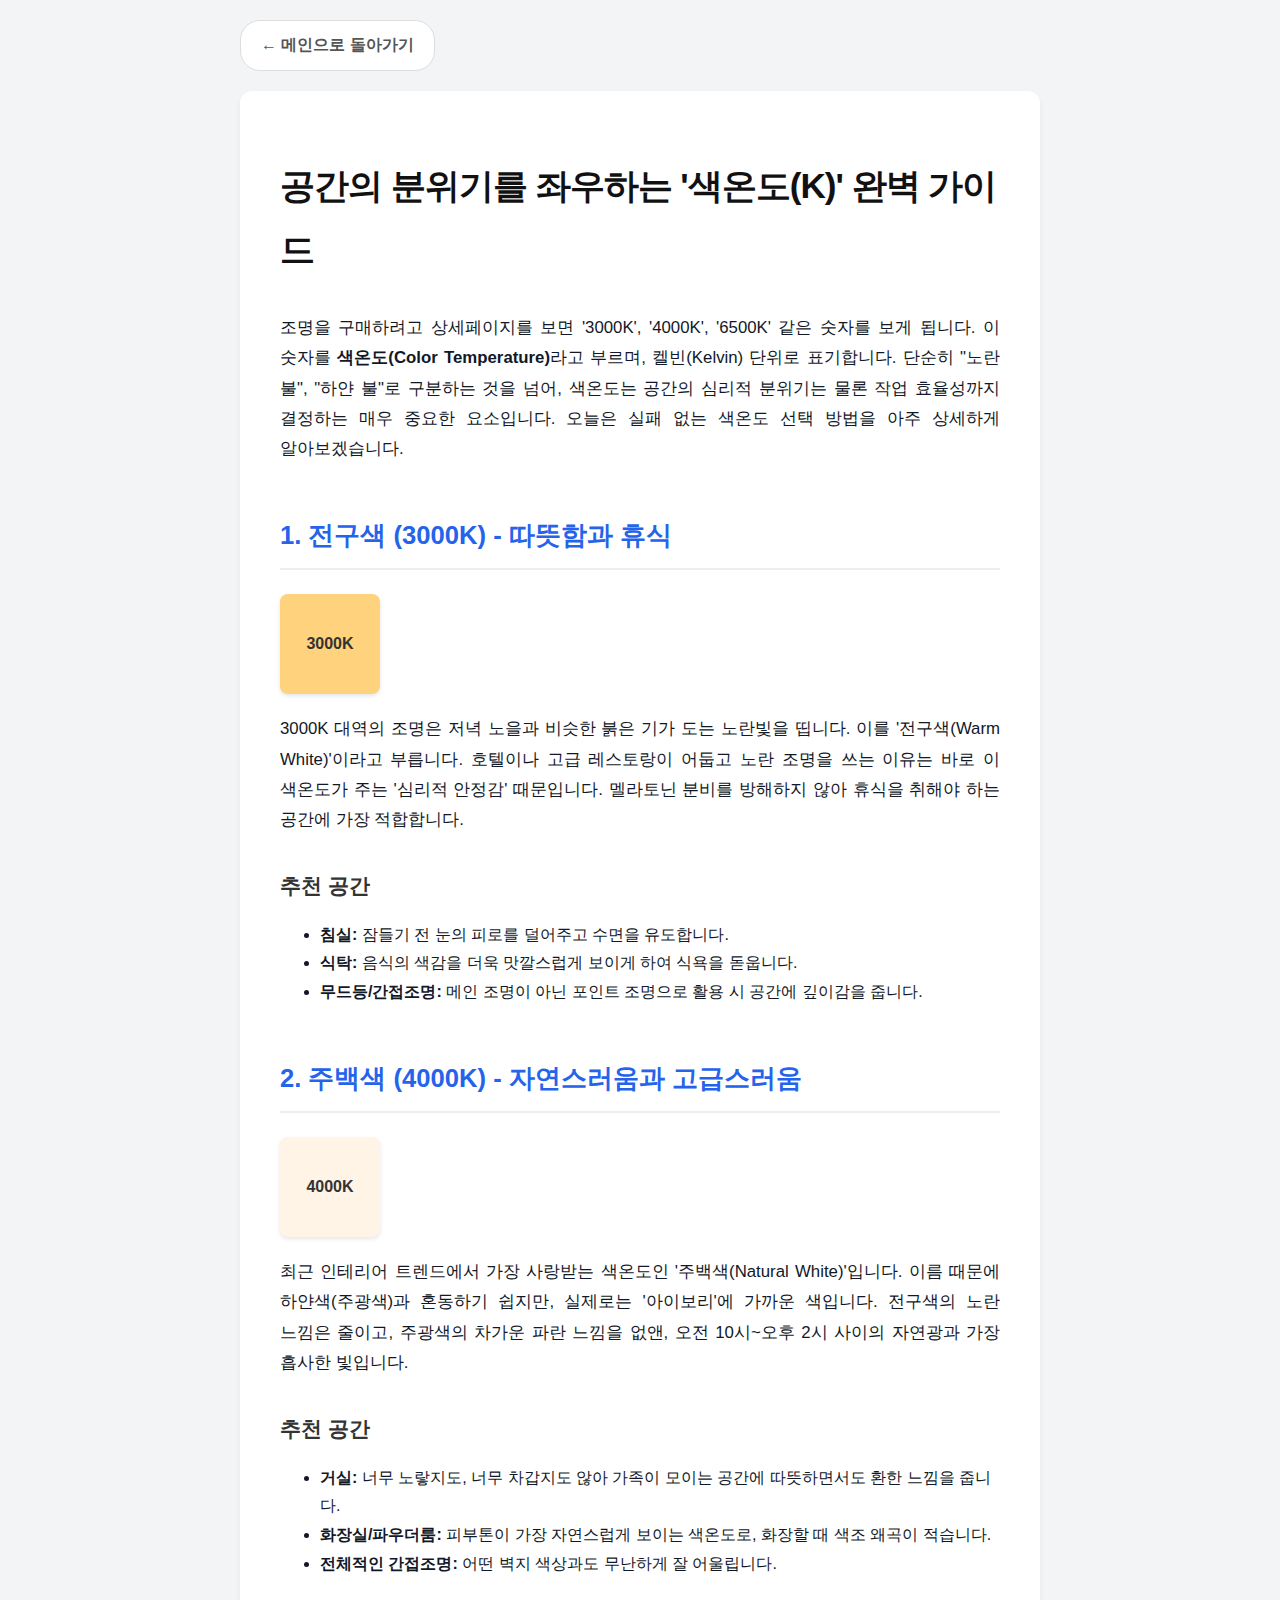
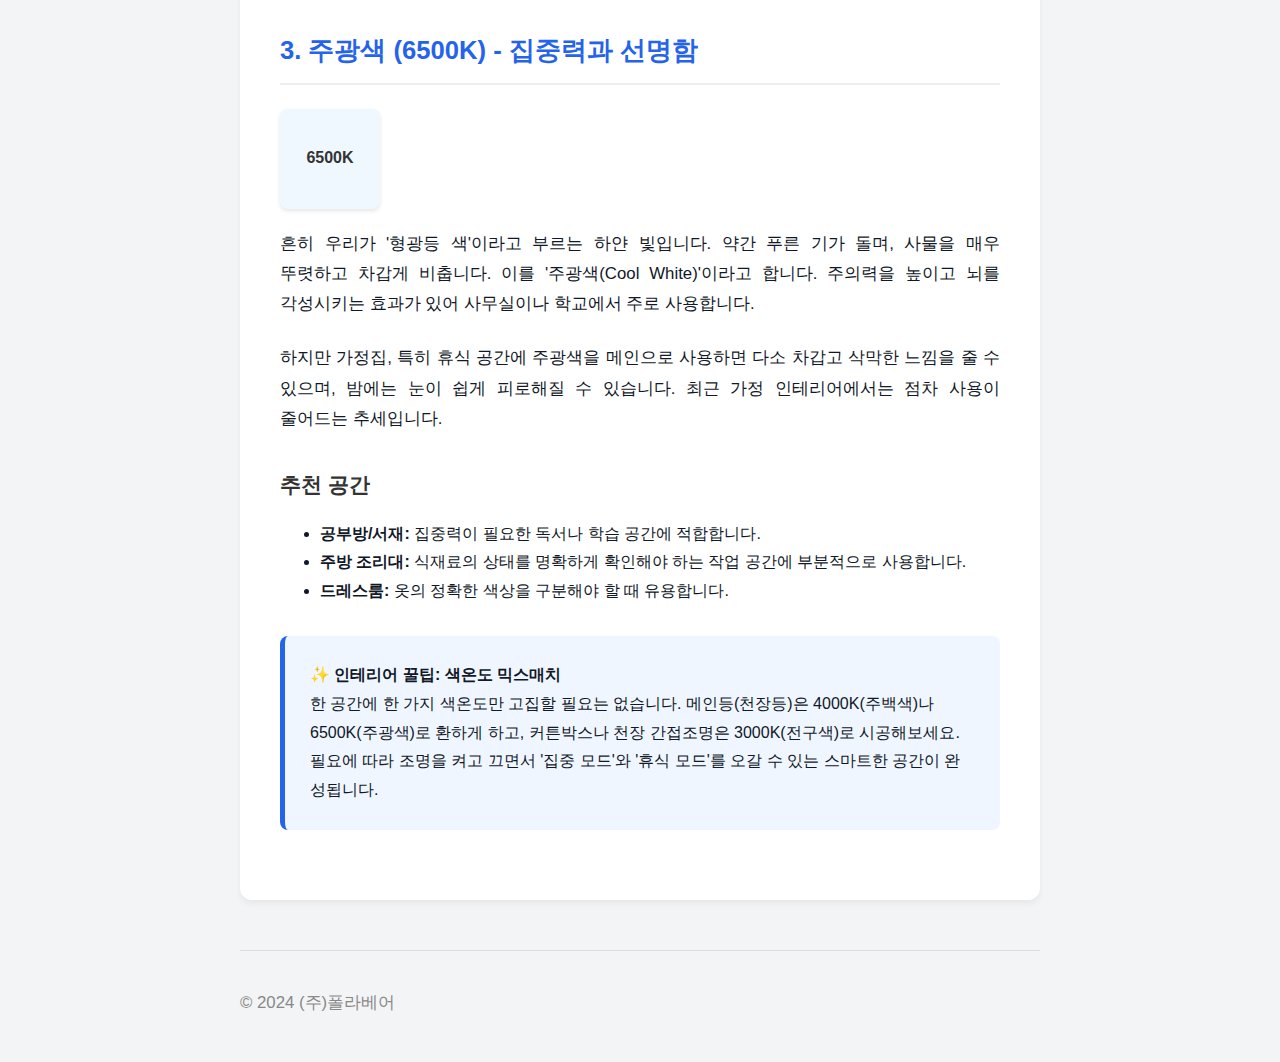
<file: root/guide/color-temp.html>
<!doctype html>
<html lang="ko">
  <head>
    <meta charset="UTF-8" />
    <meta name="viewport" content="width=device-width, initial-scale=1.0" />
    <title>색온도 선택 가이드(3000K/4000K/6000K) - 폴라베어</title>
    <meta
      name="description"
      content="전구색, 주백색, 주광색의 차이점과 공간별 최적의 색온도 선택 방법을 자세히 알려드립니다."
    />
    <style>
      :root {
        --primary: #2563eb;
        --secondary: #1e40af;
        --text-dark: #111827;
        --text-gray: #4b5563;
        --bg-light: #f3f4f6;
      }
      body {
        font-family:
          -apple-system, BlinkMacSystemFont, "Segoe UI", Roboto,
          "Helvetica Neue", Arial, sans-serif;
        line-height: 1.8;
        color: var(--text-dark);
        max-width: 800px;
        margin: 0 auto;
        padding: 20px;
        background-color: var(--bg-light);
      }
      .content-box {
        background: white;
        padding: 40px;
        border-radius: 12px;
        box-shadow: 0 4px 6px rgba(0, 0, 0, 0.05);
      }
      h1 {
        font-size: 2.2rem;
        margin-bottom: 2rem;
        color: #111;
        letter-spacing: -1px;
      }
      h2 {
        font-size: 1.6rem;
        margin-top: 3rem;
        margin-bottom: 1.5rem;
        color: var(--primary);
        border-bottom: 2px solid #eee;
        padding-bottom: 10px;
      }
      h3 {
        font-size: 1.3rem;
        margin-top: 2rem;
        margin-bottom: 1rem;
        color: #333;
      }
      p {
        margin-bottom: 1.5rem;
        font-size: 1.05rem;
        word-break: keep-all;
        text-align: justify;
      }
      .nav-btn {
        display: inline-block;
        padding: 10px 20px;
        background: white;
        border: 1px solid #ddd;
        border-radius: 20px;
        color: #555;
        text-decoration: none;
        font-weight: 600;
        margin-bottom: 20px;
        transition: all 0.2s;
      }
      .nav-btn:hover {
        background: #f9f9f9;
        color: var(--primary);
        border-color: var(--primary);
      }
      .highlight {
        background: #eff6ff;
        padding: 25px;
        border-radius: 8px;
        border-left: 5px solid var(--primary);
        margin: 30px 0;
      }
      .color-box {
        display: flex;
        gap: 10px;
        margin: 20px 0;
      }
      .swatch {
        width: 100px;
        height: 100px;
        border-radius: 8px;
        display: flex;
        align-items: center;
        justify-content: center;
        font-weight: bold;
        color: #333;
        box-shadow: 0 2px 4px rgba(0, 0, 0, 0.1);
      }
      footer {
        margin-top: 50px;
        text-align: center;
        color: #888;
        font-size: 0.9rem;
        border-top: 1px solid #ddd;
        padding-top: 20px;
      }
    </style>
    <script
      async
      src="https://pagead2.googlesyndication.com/pagead/js/adsbygoogle.js?client=ca-pub-9910941411948866"
      crossorigin="anonymous"
    ></script>
  </head>
  <body>
    <a href="/" class="nav-btn">← 메인으로 돌아가기</a>
    <div class="content-box">
      <h1>공간의 분위기를 좌우하는 '색온도(K)' 완벽 가이드</h1>

      <p>
        조명을 구매하려고 상세페이지를 보면 '3000K', '4000K', '6500K' 같은
        숫자를 보게 됩니다. 이 숫자를
        <strong>색온도(Color Temperature)</strong>라고 부르며, 켈빈(Kelvin)
        단위로 표기합니다. 단순히 "노란 불", "하얀 불"로 구분하는 것을 넘어,
        색온도는 공간의 심리적 분위기는 물론 작업 효율성까지 결정하는 매우
        중요한 요소입니다. 오늘은 실패 없는 색온도 선택 방법을 아주 상세하게
        알아보겠습니다.
      </p>

      <!-- AdSense -->
      <ins
        class="adsbygoogle"
        style="display: block"
        data-ad-client="ca-pub-9910941411948866"
        data-ad-slot="1234567890"
        data-ad-format="auto"
        data-full-width-responsive="true"
      ></ins>
      <script>
        (adsbygoogle = window.adsbygoogle || []).push({});
      </script>

      <h2>1. 전구색 (3000K) - 따뜻함과 휴식</h2>
      <div class="color-box">
        <div class="swatch" style="background: #ffd27d">3000K</div>
      </div>
      <p>
        3000K 대역의 조명은 저녁 노을과 비슷한 붉은 기가 도는 노란빛을 띱니다.
        이를 '전구색(Warm White)'이라고 부릅니다. 호텔이나 고급 레스토랑이
        어둡고 노란 조명을 쓰는 이유는 바로 이 색온도가 주는 '심리적 안정감'
        때문입니다. 멜라토닌 분비를 방해하지 않아 휴식을 취해야 하는 공간에 가장
        적합합니다.
      </p>
      <h3>추천 공간</h3>
      <ul>
        <li>
          <strong>침실:</strong> 잠들기 전 눈의 피로를 덜어주고 수면을
          유도합니다.
        </li>
        <li>
          <strong>식탁:</strong> 음식의 색감을 더욱 맛깔스럽게 보이게 하여
          식욕을 돋웁니다.
        </li>
        <li>
          <strong>무드등/간접조명:</strong> 메인 조명이 아닌 포인트 조명으로
          활용 시 공간에 깊이감을 줍니다.
        </li>
      </ul>

      <h2>2. 주백색 (4000K) - 자연스러움과 고급스러움</h2>
      <div class="color-box">
        <div class="swatch" style="background: #fff4e5">4000K</div>
      </div>
      <p>
        최근 인테리어 트렌드에서 가장 사랑받는 색온도인 '주백색(Natural
        White)'입니다. 이름 때문에 하얀색(주광색)과 혼동하기 쉽지만, 실제로는
        '아이보리'에 가까운 색입니다. 전구색의 노란 느낌은 줄이고, 주광색의
        차가운 파란 느낌을 없앤, 오전 10시~오후 2시 사이의 자연광과 가장 흡사한
        빛입니다.
      </p>
      <h3>추천 공간</h3>
      <ul>
        <li>
          <strong>거실:</strong> 너무 노랗지도, 너무 차갑지도 않아 가족이 모이는
          공간에 따뜻하면서도 환한 느낌을 줍니다.
        </li>
        <li>
          <strong>화장실/파우더룸:</strong> 피부톤이 가장 자연스럽게 보이는
          색온도로, 화장할 때 색조 왜곡이 적습니다.
        </li>
        <li>
          <strong>전체적인 간접조명:</strong> 어떤 벽지 색상과도 무난하게 잘
          어울립니다.
        </li>
      </ul>

      <h2>3. 주광색 (6500K) - 집중력과 선명함</h2>
      <div class="color-box">
        <div class="swatch" style="background: #f0f8ff">6500K</div>
      </div>
      <p>
        흔히 우리가 '형광등 색'이라고 부르는 하얀 빛입니다. 약간 푸른 기가 돌며,
        사물을 매우 뚜렷하고 차갑게 비춥니다. 이를 '주광색(Cool White)'이라고
        합니다. 주의력을 높이고 뇌를 각성시키는 효과가 있어 사무실이나 학교에서
        주로 사용합니다.
      </p>
      <p>
        하지만 가정집, 특히 휴식 공간에 주광색을 메인으로 사용하면 다소 차갑고
        삭막한 느낌을 줄 수 있으며, 밤에는 눈이 쉽게 피로해질 수 있습니다. 최근
        가정 인테리어에서는 점차 사용이 줄어드는 추세입니다.
      </p>
      <h3>추천 공간</h3>
      <ul>
        <li>
          <strong>공부방/서재:</strong> 집중력이 필요한 독서나 학습 공간에
          적합합니다.
        </li>
        <li>
          <strong>주방 조리대:</strong> 식재료의 상태를 명확하게 확인해야 하는
          작업 공간에 부분적으로 사용합니다.
        </li>
        <li>
          <strong>드레스룸:</strong> 옷의 정확한 색상을 구분해야 할 때
          유용합니다.
        </li>
      </ul>

      <div class="highlight">
        <strong>✨ 인테리어 꿀팁: 색온도 믹스매치</strong><br />
        한 공간에 한 가지 색온도만 고집할 필요는 없습니다. 메인등(천장등)은
        4000K(주백색)나 6500K(주광색)로 환하게 하고, 커튼박스나 천장 간접조명은
        3000K(전구색)로 시공해보세요. 필요에 따라 조명을 켜고 끄면서 '집중
        모드'와 '휴식 모드'를 오갈 수 있는 스마트한 공간이 완성됩니다.
      </div>
    </div>
    <footer><p>&copy; 2024 (주)폴라베어</p></footer>
  </body>
</html>
</file>
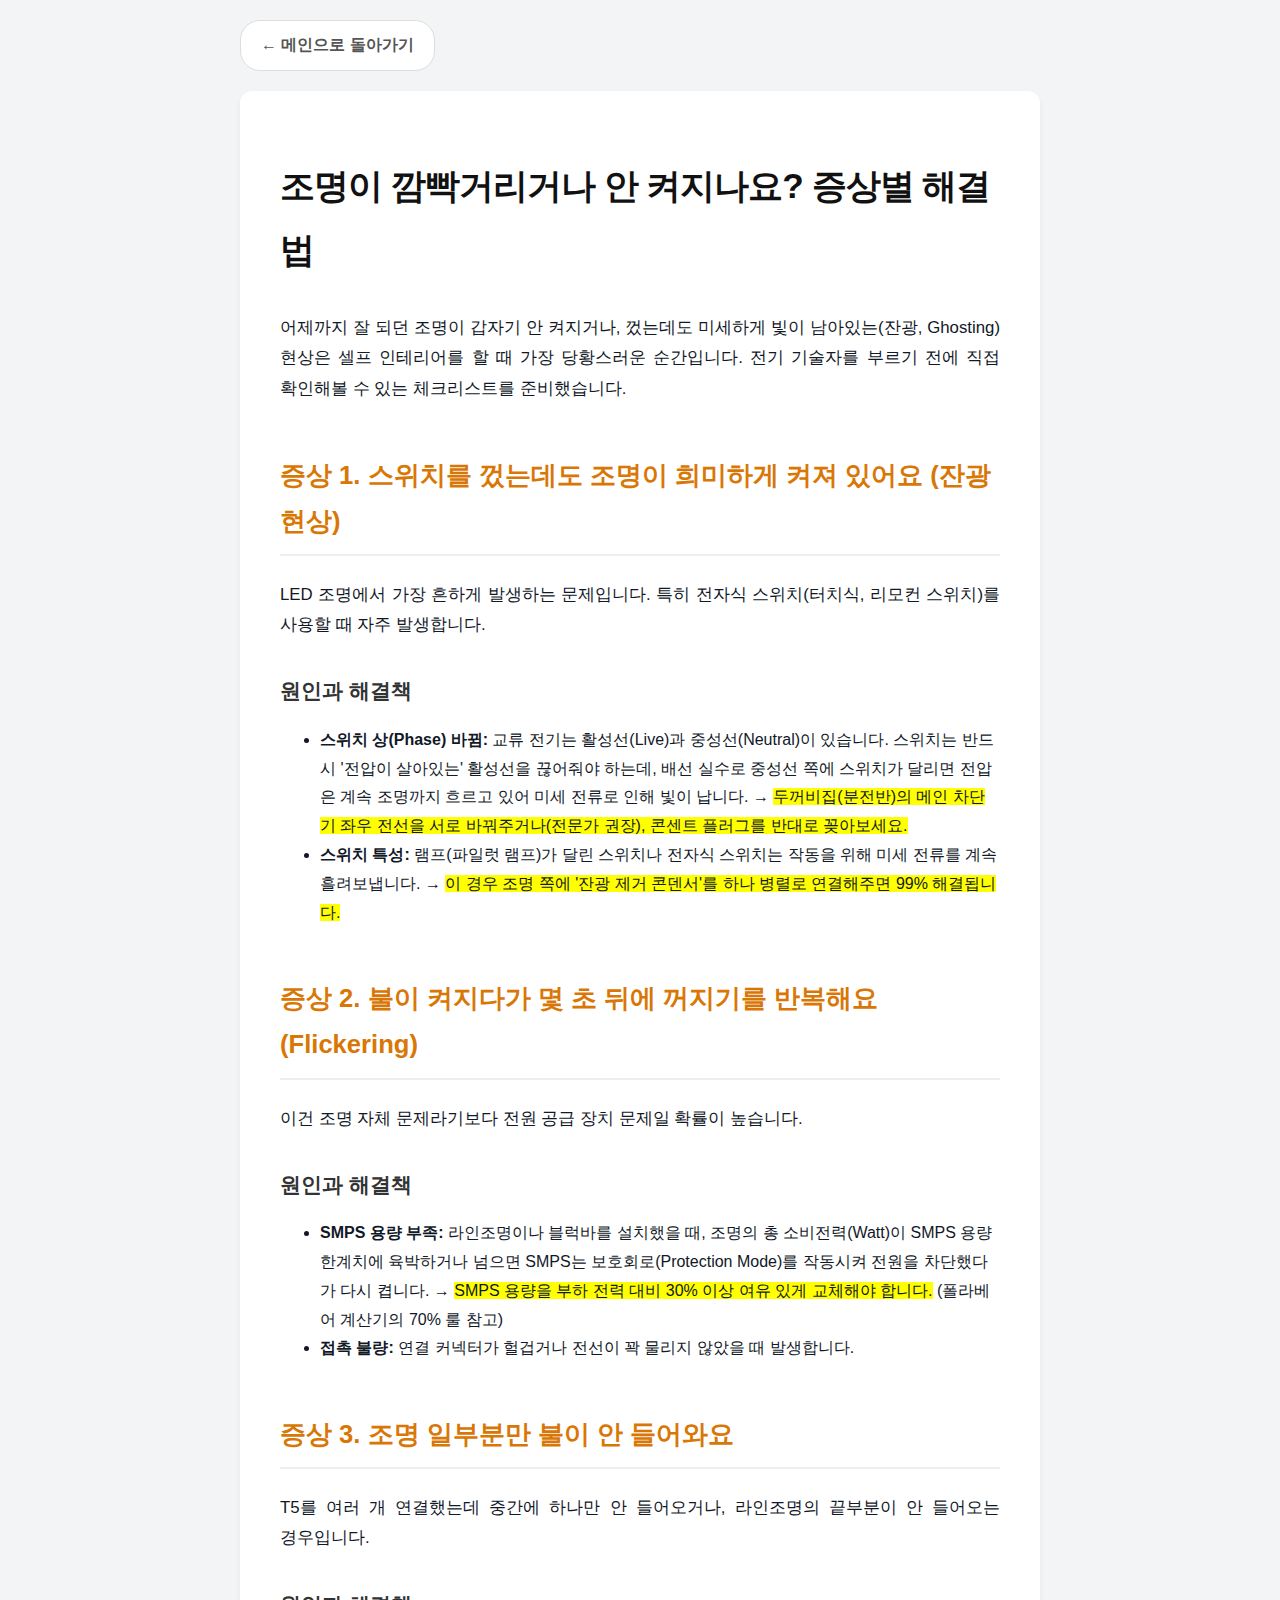
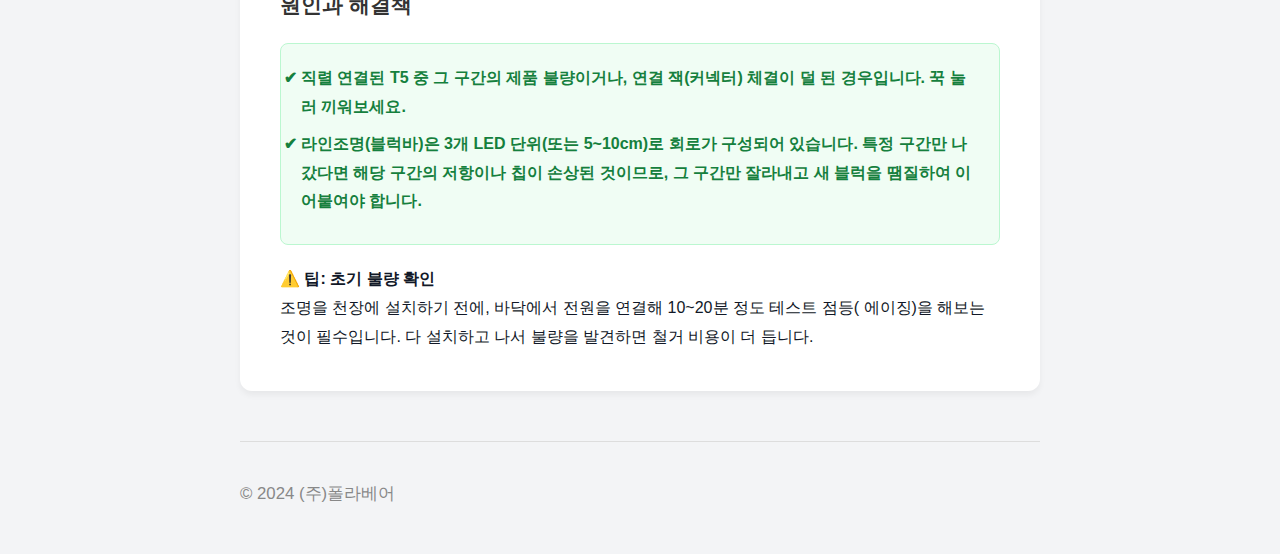
<file: root/guide/failure-solution.html>
<!doctype html>
<html lang="ko">
  <head>
    <meta charset="UTF-8" />
    <meta name="viewport" content="width=device-width, initial-scale=1.0" />
    <title>조명 고장 증상별 해결 가이드 - 폴라베어</title>
    <meta
      name="description"
      content="조명이 깜빡거리는 잔광 현상, 스위치를 켰는데 불이 안 들어오는 경우 등 대표적인 조명 고장 증상의 원인과 셀프 해결 방법을 정리했습니다."
    />
    <style>
      :root {
        --primary: #2563eb;
        --secondary: #1e40af;
        --text-dark: #111827;
        --text-gray: #4b5563;
        --bg-light: #f3f4f6;
      }
      body {
        font-family:
          -apple-system, BlinkMacSystemFont, "Segoe UI", Roboto,
          "Helvetica Neue", Arial, sans-serif;
        line-height: 1.8;
        color: var(--text-dark);
        max-width: 800px;
        margin: 0 auto;
        padding: 20px;
        background-color: var(--bg-light);
      }
      .content-box {
        background: white;
        padding: 40px;
        border-radius: 12px;
        box-shadow: 0 4px 6px rgba(0, 0, 0, 0.05);
      }
      h1 {
        font-size: 2.2rem;
        margin-bottom: 2rem;
        color: #111;
        letter-spacing: -1px;
      }
      h2 {
        font-size: 1.6rem;
        margin-top: 3rem;
        margin-bottom: 1.5rem;
        color: #d97706;
        border-bottom: 2px solid #eee;
        padding-bottom: 10px;
      }
      h3 {
        font-size: 1.3rem;
        margin-top: 2rem;
        margin-bottom: 1rem;
        color: #333;
      }
      p {
        margin-bottom: 1.5rem;
        font-size: 1.05rem;
        word-break: keep-all;
        text-align: justify;
      }
      .nav-btn {
        display: inline-block;
        padding: 10px 20px;
        background: white;
        border: 1px solid #ddd;
        border-radius: 20px;
        color: #555;
        text-decoration: none;
        font-weight: 600;
        margin-bottom: 20px;
        transition: all 0.2s;
      }
      .nav-btn:hover {
        background: #f9f9f9;
        color: var(--primary);
        border-color: var(--primary);
      }
      .check-list {
        background: #f0fdf4;
        padding: 20px;
        border-radius: 8px;
        border: 1px solid #bbf7d0;
        margin: 20px 0;
      }
      .check-list li {
        list-style-type: "✔ ";
        color: #15803d;
        font-weight: bold;
        margin-bottom: 8px;
      }
      footer {
        margin-top: 50px;
        text-align: center;
        color: #888;
        font-size: 0.9rem;
        border-top: 1px solid #ddd;
        padding-top: 20px;
      }
    </style>
    <script
      async
      src="https://pagead2.googlesyndication.com/pagead/js/adsbygoogle.js?client=ca-pub-9910941411948866"
      crossorigin="anonymous"
    ></script>
  </head>
  <body>
    <a href="/" class="nav-btn">← 메인으로 돌아가기</a>
    <div class="content-box">
      <h1>조명이 깜빡거리거나 안 켜지나요? 증상별 해결법</h1>
      <p>
        어제까지 잘 되던 조명이 갑자기 안 켜지거나, 껐는데도 미세하게 빛이
        남아있는(잔광, Ghosting) 현상은 셀프 인테리어를 할 때 가장 당황스러운
        순간입니다. 전기 기술자를 부르기 전에 직접 확인해볼 수 있는 체크리스트를
        준비했습니다.
      </p>

      <!-- AdSense -->
      <ins
        class="adsbygoogle"
        style="display: block"
        data-ad-client="ca-pub-9910941411948866"
        data-ad-slot="1234567890"
        data-ad-format="auto"
        data-full-width-responsive="true"
      ></ins>
      <script>
        (adsbygoogle = window.adsbygoogle || []).push({});
      </script>

      <h2>증상 1. 스위치를 껐는데도 조명이 희미하게 켜져 있어요 (잔광 현상)</h2>
      <p>
        LED 조명에서 가장 흔하게 발생하는 문제입니다. 특히 전자식 스위치(터치식,
        리모컨 스위치)를 사용할 때 자주 발생합니다.
      </p>
      <h3>원인과 해결책</h3>
      <ul>
        <li>
          <strong>스위치 상(Phase) 바뀜:</strong> 교류 전기는 활성선(Live)과
          중성선(Neutral)이 있습니다. 스위치는 반드시 '전압이 살아있는' 활성선을
          끊어줘야 하는데, 배선 실수로 중성선 쪽에 스위치가 달리면 전압은 계속
          조명까지 흐르고 있어 미세 전류로 인해 빛이 납니다. →
          <span style="background: yellow"
            >두꺼비집(분전반)의 메인 차단기 좌우 전선을 서로 바꿔주거나(전문가
            권장), 콘센트 플러그를 반대로 꽂아보세요.</span
          >
        </li>
        <li>
          <strong>스위치 특성:</strong> 램프(파일럿 램프)가 달린 스위치나 전자식
          스위치는 작동을 위해 미세 전류를 계속 흘려보냅니다. →
          <span style="background: yellow"
            >이 경우 조명 쪽에 '잔광 제거 콘덴서'를 하나 병렬로 연결해주면 99%
            해결됩니다.</span
          >
        </li>
      </ul>

      <h2>증상 2. 불이 켜지다가 몇 초 뒤에 꺼지기를 반복해요 (Flickering)</h2>
      <p>이건 조명 자체 문제라기보다 전원 공급 장치 문제일 확률이 높습니다.</p>
      <h3>원인과 해결책</h3>
      <ul>
        <li>
          <strong>SMPS 용량 부족:</strong> 라인조명이나 블럭바를 설치했을 때,
          조명의 총 소비전력(Watt)이 SMPS 용량 한계치에 육박하거나 넘으면 SMPS는
          보호회로(Protection Mode)를 작동시켜 전원을 차단했다가 다시 켭니다. →
          <span style="background: yellow"
            >SMPS 용량을 부하 전력 대비 30% 이상 여유 있게 교체해야
            합니다.</span
          >
          (폴라베어 계산기의 70% 룰 참고)
        </li>
        <li>
          <strong>접촉 불량:</strong> 연결 커넥터가 헐겁거나 전선이 꽉 물리지
          않았을 때 발생합니다.
        </li>
      </ul>

      <h2>증상 3. 조명 일부분만 불이 안 들어와요</h2>
      <p>
        T5를 여러 개 연결했는데 중간에 하나만 안 들어오거나, 라인조명의 끝부분이
        안 들어오는 경우입니다.
      </p>
      <h3>원인과 해결책</h3>
      <ul class="check-list">
        <li>
          직렬 연결된 T5 중 그 구간의 제품 불량이거나, 연결 잭(커넥터) 체결이 덜
          된 경우입니다. 꾹 눌러 끼워보세요.
        </li>
        <li>
          라인조명(블럭바)은 3개 LED 단위(또는 5~10cm)로 회로가 구성되어
          있습니다. 특정 구간만 나갔다면 해당 구간의 저항이나 칩이 손상된
          것이므로, 그 구간만 잘라내고 새 블럭을 땜질하여 이어붙여야 합니다.
        </li>
      </ul>

      <div class="highlight">
        <strong>⚠️ 팁: 초기 불량 확인</strong><br />
        조명을 천장에 설치하기 전에, 바닥에서 전원을 연결해 10~20분 정도 테스트
        점등( 에이징)을 해보는 것이 필수입니다. 다 설치하고 나서 불량을 발견하면
        철거 비용이 더 듭니다.
      </div>
    </div>
    <footer><p>&copy; 2024 (주)폴라베어</p></footer>
  </body>
</html>
</file>
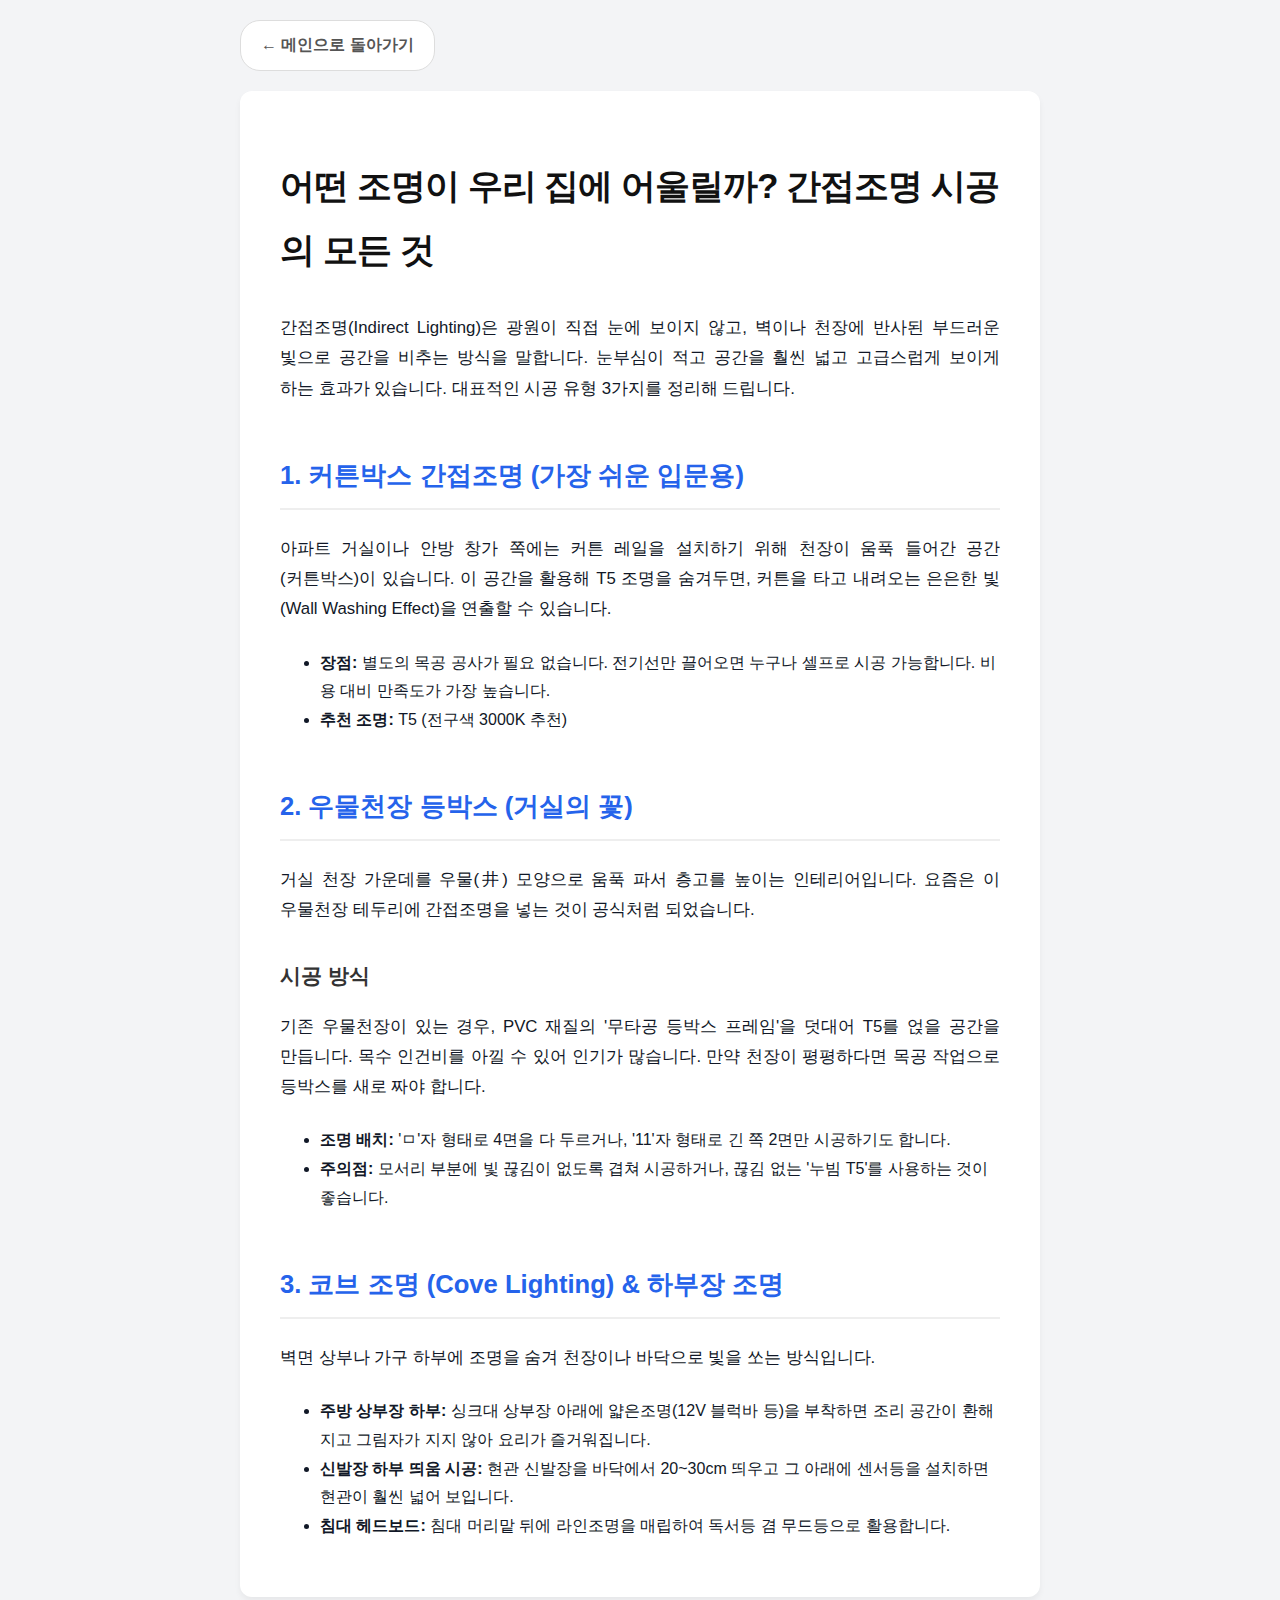
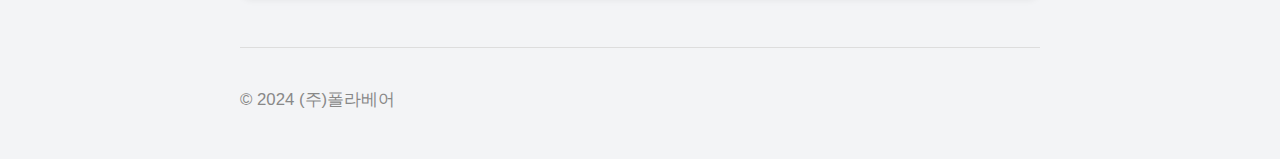
<file: root/guide/indirect-lighting-types.html>
<!doctype html>
<html lang="ko">
  <head>
    <meta charset="UTF-8" />
    <meta name="viewport" content="width=device-width, initial-scale=1.0" />
    <title>간접조명 시공 종류와 특징 (우물천장/커튼박스) - 폴라베어</title>
    <meta
      name="description"
      content="우물천장, 커튼박스, 코브 조명 등 다양한 간접조명 시공 방식의 장단점과 시공 팁을 소개합니다. 우리 집에 어울리는 조명 스타일을 찾아보세요."
    />
    <style>
      :root {
        --primary: #2563eb;
        --secondary: #1e40af;
        --text-dark: #111827;
        --text-gray: #4b5563;
        --bg-light: #f3f4f6;
      }
      body {
        font-family:
          -apple-system, BlinkMacSystemFont, "Segoe UI", Roboto,
          "Helvetica Neue", Arial, sans-serif;
        line-height: 1.8;
        color: var(--text-dark);
        max-width: 800px;
        margin: 0 auto;
        padding: 20px;
        background-color: var(--bg-light);
      }
      .content-box {
        background: white;
        padding: 40px;
        border-radius: 12px;
        box-shadow: 0 4px 6px rgba(0, 0, 0, 0.05);
      }
      h1 {
        font-size: 2.2rem;
        margin-bottom: 2rem;
        color: #111;
        letter-spacing: -1px;
      }
      h2 {
        font-size: 1.6rem;
        margin-top: 3rem;
        margin-bottom: 1.5rem;
        color: var(--primary);
        border-bottom: 2px solid #eee;
        padding-bottom: 10px;
      }
      h3 {
        font-size: 1.3rem;
        margin-top: 2rem;
        margin-bottom: 1rem;
        color: #333;
      }
      p {
        margin-bottom: 1.5rem;
        font-size: 1.05rem;
        word-break: keep-all;
        text-align: justify;
      }
      .nav-btn {
        display: inline-block;
        padding: 10px 20px;
        background: white;
        border: 1px solid #ddd;
        border-radius: 20px;
        color: #555;
        text-decoration: none;
        font-weight: 600;
        margin-bottom: 20px;
        transition: all 0.2s;
      }
      .nav-btn:hover {
        background: #f9f9f9;
        color: var(--primary);
        border-color: var(--primary);
      }
      img {
        max-width: 100%;
        border-radius: 8px;
        margin: 20px 0;
        box-shadow: 0 4px 12px rgba(0, 0, 0, 0.1);
      }
      footer {
        margin-top: 50px;
        text-align: center;
        color: #888;
        font-size: 0.9rem;
        border-top: 1px solid #ddd;
        padding-top: 20px;
      }
    </style>
    <script
      async
      src="https://pagead2.googlesyndication.com/pagead/js/adsbygoogle.js?client=ca-pub-9910941411948866"
      crossorigin="anonymous"
    ></script>
  </head>
  <body>
    <a href="/" class="nav-btn">← 메인으로 돌아가기</a>
    <div class="content-box">
      <h1>어떤 조명이 우리 집에 어울릴까? 간접조명 시공의 모든 것</h1>
      <p>
        간접조명(Indirect Lighting)은 광원이 직접 눈에 보이지 않고, 벽이나
        천장에 반사된 부드러운 빛으로 공간을 비추는 방식을 말합니다. 눈부심이
        적고 공간을 훨씬 넓고 고급스럽게 보이게 하는 효과가 있습니다. 대표적인
        시공 유형 3가지를 정리해 드립니다.
      </p>

      <!-- AdSense -->
      

      <h2>1. 커튼박스 간접조명 (가장 쉬운 입문용)</h2>
      <p>
        아파트 거실이나 안방 창가 쪽에는 커튼 레일을 설치하기 위해 천장이 움푹
        들어간 공간(커튼박스)이 있습니다. 이 공간을 활용해 T5 조명을 숨겨두면,
        커튼을 타고 내려오는 은은한 빛(Wall Washing Effect)을 연출할 수
        있습니다.
      </p>
      <ul>
        <li>
          <strong>장점:</strong> 별도의 목공 공사가 필요 없습니다. 전기선만
          끌어오면 누구나 셀프로 시공 가능합니다. 비용 대비 만족도가 가장
          높습니다.
        </li>
        <li><strong>추천 조명:</strong> T5 (전구색 3000K 추천)</li>
      </ul>

      <h2>2. 우물천장 등박스 (거실의 꽃)</h2>
      <p>
        거실 천장 가운데를 우물(井) 모양으로 움푹 파서 층고를 높이는
        인테리어입니다. 요즘은 이 우물천장 테두리에 간접조명을 넣는 것이
        공식처럼 되었습니다.
      </p>
      <h3>시공 방식</h3>
      <p>
        기존 우물천장이 있는 경우, PVC 재질의 '무타공 등박스 프레임'을 덧대어
        T5를 얹을 공간을 만듭니다. 목수 인건비를 아낄 수 있어 인기가 많습니다.
        만약 천장이 평평하다면 목공 작업으로 등박스를 새로 짜야 합니다.
      </p>
      <ul>
        <li>
          <strong>조명 배치:</strong> 'ㅁ'자 형태로 4면을 다 두르거나, '11'자
          형태로 긴 쪽 2면만 시공하기도 합니다.
        </li>
        <li>
          <strong>주의점:</strong> 모서리 부분에 빛 끊김이 없도록 겹쳐
          시공하거나, 끊김 없는 '누빔 T5'를 사용하는 것이 좋습니다.
        </li>
      </ul>

      <h2>3. 코브 조명 (Cove Lighting) & 하부장 조명</h2>
      <p>
        벽면 상부나 가구 하부에 조명을 숨겨 천장이나 바닥으로 빛을 쏘는
        방식입니다.
      </p>
      <ul>
        <li>
          <strong>주방 상부장 하부:</strong> 싱크대 상부장 아래에 얇은조명(12V
          블럭바 등)을 부착하면 조리 공간이 환해지고 그림자가 지지 않아 요리가
          즐거워집니다.
        </li>
        <li>
          <strong>신발장 하부 띄움 시공:</strong> 현관 신발장을 바닥에서 20~30cm
          띄우고 그 아래에 센서등을 설치하면 현관이 훨씬 넓어 보입니다.
        </li>
        <li>
          <strong>침대 헤드보드:</strong> 침대 머리맡 뒤에 라인조명을 매립하여
          독서등 겸 무드등으로 활용합니다.
        </li>
      </ul>
    </div>
    <footer><p>&copy; 2024 (주)폴라베어</p></footer>
  </body>
</html>
</file>
